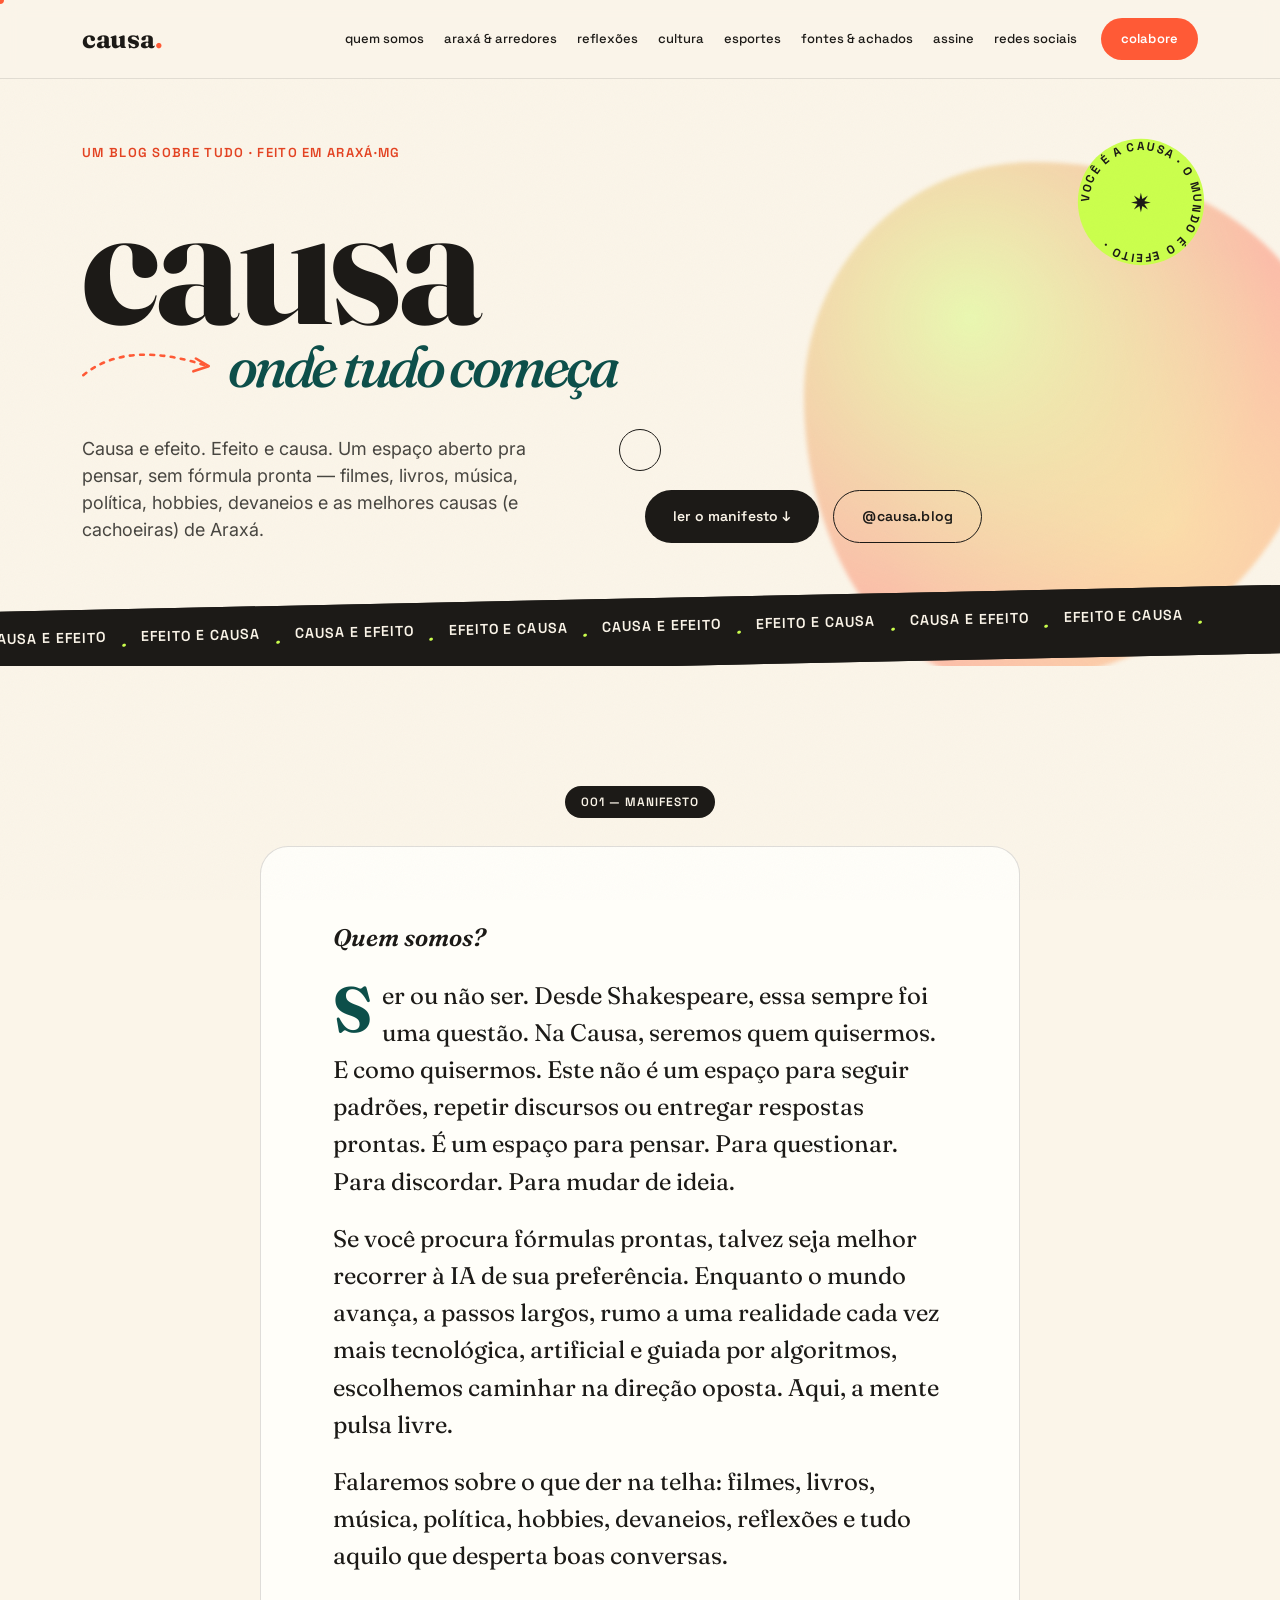
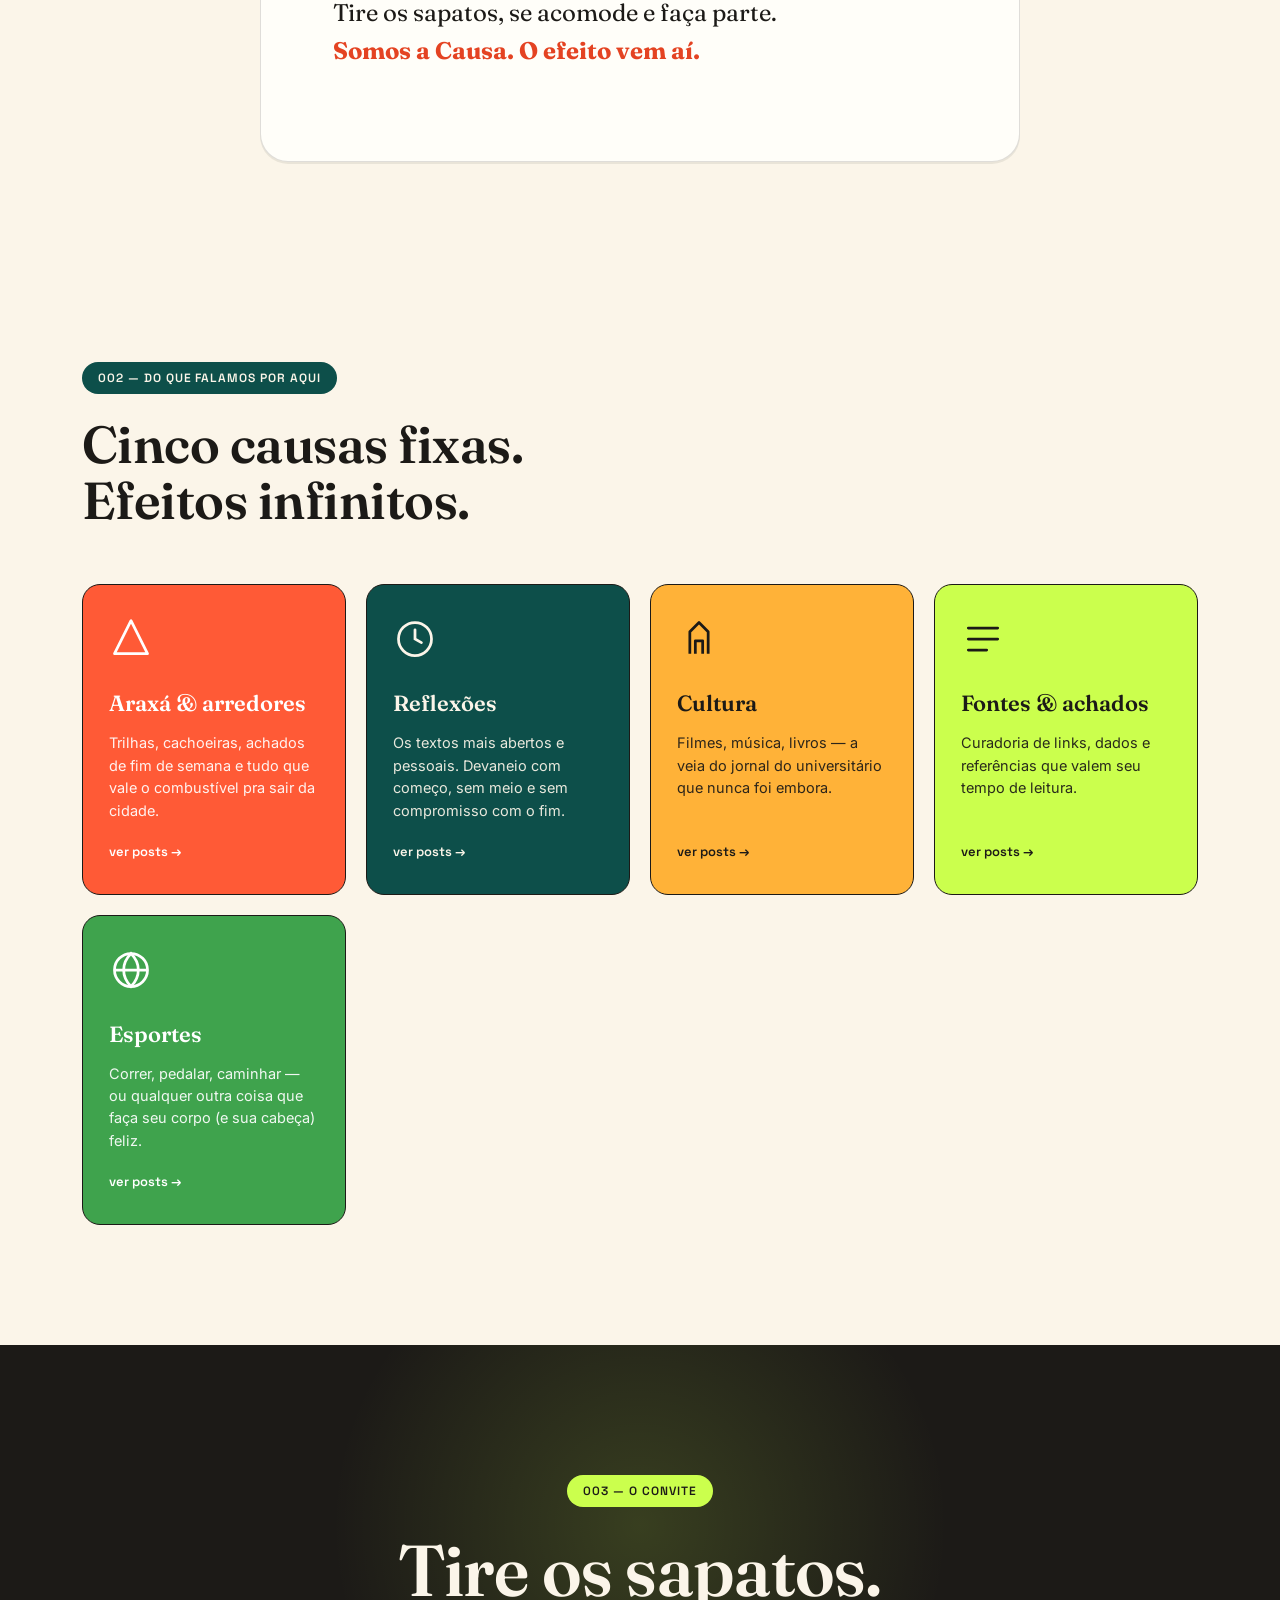
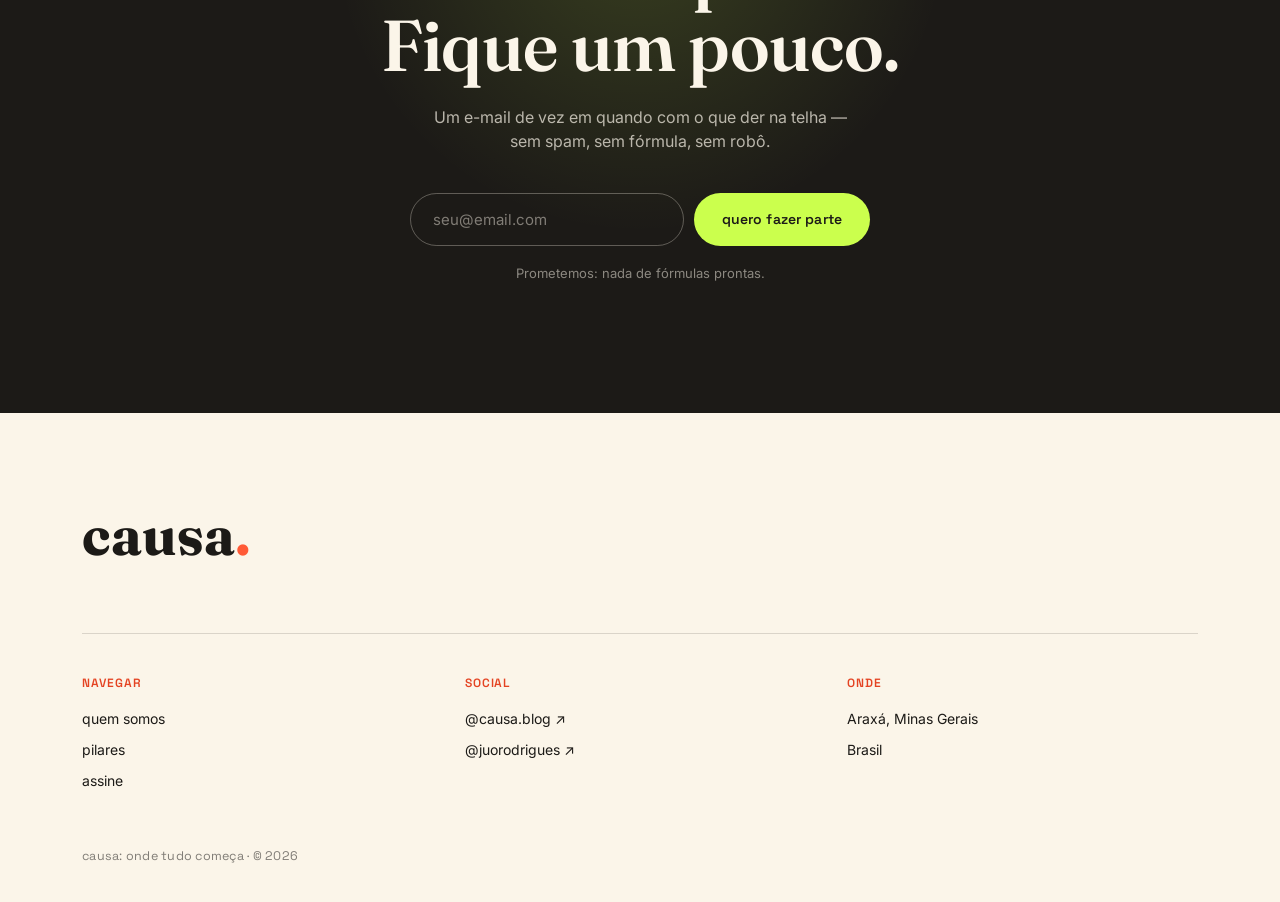
<file: index.html>
<!DOCTYPE html>
<html lang="pt-BR">
<head>
<meta charset="UTF-8">
<meta name="viewport" content="width=device-width, initial-scale=1.0">
<title>causa. — um blog sobre tudo, feito em Araxá</title>
<meta name="description" content="Causa: onde tudo começa. Um blog aberto e reflexivo sobre Araxá, cultura, aventuras e o que der na telha.">

<link rel="preconnect" href="https://fonts.googleapis.com">
<link rel="preconnect" href="https://fonts.gstatic.com" crossorigin>
<link href="https://fonts.googleapis.com/css2?family=Fraunces:ital,opsz,wght@0,9..144,300;0,9..144,500;0,9..144,600;0,9..144,700;0,9..144,900;1,9..144,500;1,9..144,600&family=Space+Grotesk:wght@400;500;600;700&family=Inter:wght@400;500;600&display=swap" rel="stylesheet">

<link rel="stylesheet" href="styles.css">
</head>
<body>

<!-- custom cursor -->
<div class="cursor-dot" id="cursorDot"></div>
<div class="cursor-ring" id="cursorRing"><span id="cursorLabel"></span></div>

<div class="grain"></div>

<!-- ===== NAV ===== -->
<header class="nav" id="nav">
  <div class="wrap nav__wrap">
    <a href="#topo" class="nav__logo" data-cursor="marca">causa<span class="dot">.</span></a>

    <nav class="nav__links" id="navLinks">
      <a href="#manifesto" data-cursor="ver">quem somos</a>
      <a href="pilar-araxa.html" data-cursor="ver">Araxá &amp; Arredores</a>
      <a href="pilar-reflexoes.html" data-cursor="ver">reflexões</a>
      <a href="pilar-cultura.html" data-cursor="ver">cultura</a>
      <a href="pilar-esportes.html" data-cursor="ver">esportes</a>
      <a href="pilar-fontes.html" data-cursor="ver">fontes &amp; achados</a>
      <a href="#convite" data-cursor="ver">assine</a>
      <a href="https://www.instagram.com/causa.blog" target="_blank" rel="noopener" data-cursor="abrir">redes sociais</a>
    </nav>

    <a href="colabore.html" class="btn btn--small btn--coral" data-cursor="colabore">colabore</a>

    <button class="nav__burger" id="burger" aria-label="Abrir menu" aria-expanded="false">
      <span></span><span></span><span></span>
    </button>
  </div>
</header>

<!-- mobile menu -->
<div class="mobile-menu" id="mobileMenu">
  <a href="#manifesto">quem somos</a>
  <a href="pilar-araxa.html">Araxá &amp; Arredores</a>
  <a href="pilar-reflexoes.html">reflexões</a>
  <a href="pilar-cultura.html">cultura</a>
  <a href="pilar-esportes.html">esportes</a>
  <a href="pilar-fontes.html">fontes &amp; achados</a>
  <a href="#convite">assine</a>
  <a href="https://www.instagram.com/causa.blog" target="_blank" rel="noopener">redes sociais ↗</a>
  <a href="colabore.html">colabore ↗</a>
</div>

<main id="topo">

  <!-- ===== HERO ===== -->
  <section class="hero">
    <div class="wrap hero__wrap">

      <p class="eyebrow reveal">um blog sobre tudo · feito em Araxá·MG</p>

      <h1 class="hero__title">
        <span class="reveal reveal--1">causa</span>
        <span class="hero__title-effect reveal reveal--2">
          <svg class="hero__arrow" viewBox="0 0 200 60" aria-hidden="true">
            <path d="M2 44C50 4 120 4 196 30" stroke="currentColor" stroke-width="4" fill="none" stroke-linecap="round" stroke-dasharray="6 10"/>
            <path d="M178 18l20 12-24 8" stroke="currentColor" stroke-width="4" fill="none" stroke-linecap="round" stroke-linejoin="round"/>
          </svg>
          <span class="hero__script">onde tudo começa</span>
        </span>
      </h1>

      <div class="hero__foot reveal reveal--3">
        <p class="hero__lede">
          Causa e efeito. Efeito e causa. Um espaço aberto pra pensar, sem fórmula
          pronta — filmes, livros, música, política, hobbies, devaneios e as
          melhores causas (e cachoeiras) de Araxá.
        </p>
        <div class="hero__ctas">
          <a href="#manifesto" class="btn btn--dark" data-cursor="ler">ler o manifesto ↓</a>
          <a href="https://www.instagram.com/causa.blog" target="_blank" rel="noopener" class="btn btn--ghost" data-cursor="abrir">@causa.blog</a>
        </div>
      </div>

      <div class="hero__badge" aria-hidden="true">
        <svg viewBox="0 0 140 140" class="hero__badge-spin">
          <defs>
            <path id="badgePath" d="M70,70 m-56,0 a56,56 0 1,1 112,0 a56,56 0 1,1 -112,0"/>
          </defs>
          <circle cx="70" cy="70" r="68" fill="var(--neon)"/>
          <text font-family="'Space Grotesk', sans-serif" font-size="12.6" font-weight="700" letter-spacing="2" fill="var(--ink)">
            <textPath href="#badgePath" startOffset="0">
              VOCÊ É A CAUSA · O MUNDO É O EFEITO ·&#160;
            </textPath>
          </text>
        </svg>
        <span class="hero__badge-center">✷</span>
      </div>

      <div class="hero__blob" aria-hidden="true"></div>
    </div>

    <div class="marquee" aria-hidden="true">
      <div class="marquee__track">
        <span>causa e efeito</span><span>·</span><span>efeito e causa</span><span>·</span>
        <span>causa e efeito</span><span>·</span><span>efeito e causa</span><span>·</span>
        <span>causa e efeito</span><span>·</span><span>efeito e causa</span><span>·</span>
        <span>causa e efeito</span><span>·</span><span>efeito e causa</span><span>·</span>
      </div>
    </div>
  </section>

  <!-- ===== MANIFESTO / QUEM SOMOS ===== -->
  <section class="manifesto" id="manifesto">
    <div class="wrap manifesto__wrap">
      <div class="manifesto__tag reveal">
        <span class="tag">001 — manifesto</span>
      </div>

      <div class="manifesto__card reveal">
        <p class="manifesto__q">Quem somos?</p>
        <p class="dropcap">
          Ser ou não ser. Desde Shakespeare, essa sempre foi uma questão. Na
          Causa, seremos quem quisermos. E como quisermos. Este não é um
          espaço para seguir padrões, repetir discursos ou entregar
          respostas prontas. É um espaço para pensar. Para questionar. Para
          discordar. Para mudar de ideia.
        </p>
        <p>
          Se você procura fórmulas prontas, talvez seja melhor recorrer à IA
          de sua preferência. Enquanto o mundo avança, a passos largos, rumo
          a uma realidade cada vez mais tecnológica, artificial e guiada por
          algoritmos, escolhemos caminhar na direção oposta. Aqui, a mente
          pulsa livre.
        </p>
        <p>
          Falaremos sobre o que der na telha: filmes, livros, música,
          política, hobbies, devaneios, reflexões e tudo aquilo que desperta
          boas conversas.
        </p>
        <p class="manifesto__final">
          Tire os sapatos, se acomode e faça parte.<br>
          <strong>Somos a Causa. O efeito vem aí.</strong>
        </p>
      </div>
    </div>
  </section>

  <!-- ===== PILARES ===== -->
  <section class="pilares" id="pilares">
    <div class="wrap">
      <div class="pilares__head reveal">
        <span class="tag tag--dark">002 — do que falamos por aqui</span>
        <h2>Cinco causas fixas.<br>Efeitos infinitos.</h2>
      </div>

      <div class="pilares__grid">

        <a href="pilar-araxa.html" class="pilar pilar--coral reveal" data-cursor="ver">
          <span class="pilar__icon" aria-hidden="true">
            <svg viewBox="0 0 48 48"><path d="M24 4 6 40h36L24 4Z" fill="none" stroke="currentColor" stroke-width="3" stroke-linejoin="round"/></svg>
          </span>
          <h3>Araxá &amp; arredores</h3>
          <p>Trilhas, cachoeiras, achados de fim de semana e tudo que vale o
          combustível pra sair da cidade.</p>
          <span class="pilar__link">ver posts →</span>
        </a>

        <a href="pilar-reflexoes.html" class="pilar pilar--teal reveal" data-cursor="ver">
          <span class="pilar__icon" aria-hidden="true">
            <svg viewBox="0 0 48 48"><circle cx="24" cy="24" r="18" fill="none" stroke="currentColor" stroke-width="3"/><path d="M24 14v10l7 4" stroke="currentColor" stroke-width="3" fill="none" stroke-linecap="round"/></svg>
          </span>
          <h3>Reflexões</h3>
          <p>Os textos mais abertos e pessoais. Devaneio com começo, sem meio
          e sem compromisso com o fim.</p>
          <span class="pilar__link">ver posts →</span>
        </a>

        <a href="pilar-cultura.html" class="pilar pilar--amber reveal" data-cursor="ver">
          <span class="pilar__icon" aria-hidden="true">
            <svg viewBox="0 0 48 48"><path d="M14 40V16l10-10 10 10v24" fill="none" stroke="currentColor" stroke-width="3" stroke-linejoin="round"/><path d="M20 40V26h8v14" fill="none" stroke="currentColor" stroke-width="3" stroke-linejoin="round"/></svg>
          </span>
          <h3>Cultura</h3>
          <p>Filmes, música, livros — a veia do jornal do universitário que
          nunca foi embora.</p>
          <span class="pilar__link">ver posts →</span>
        </a>

        <a href="pilar-fontes.html" class="pilar pilar--neon reveal" data-cursor="ver">
          <span class="pilar__icon" aria-hidden="true">
            <svg viewBox="0 0 48 48"><path d="M8 12h32M8 24h32M8 36h20" stroke="currentColor" stroke-width="3" stroke-linecap="round"/></svg>
          </span>
          <h3>Fontes &amp; achados</h3>
          <p>Curadoria de links, dados e referências que valem seu tempo de
          leitura.</p>
          <span class="pilar__link">ver posts →</span>
        </a>

        <a href="pilar-esportes.html" class="pilar pilar--verde reveal" data-cursor="ver">
          <span class="pilar__icon" aria-hidden="true">
            <svg viewBox="0 0 48 48"><circle cx="24" cy="24" r="18" fill="none" stroke="currentColor" stroke-width="3"/><path d="M6 24h36M24 6c5 5 8 11 8 18s-3 13-8 18c-5-5-8-11-8-18s3-13 8-18Z" fill="none" stroke="currentColor" stroke-width="3"/></svg>
          </span>
          <h3>Esportes</h3>
          <p>Correr, pedalar, caminhar — ou qualquer outra coisa que faça
          seu corpo (e sua cabeça) feliz.</p>
          <span class="pilar__link">ver posts →</span>
        </a>

      </div>
    </div>
  </section>

  <!-- ===== CONVITE / NEWSLETTER ===== -->
  <section class="convite" id="convite">
    <div class="wrap convite__wrap">
      <span class="tag">003 — o convite</span>
      <h2 class="convite__title">Tire os sapatos.<br>Fique um pouco.</h2>
      <p class="convite__lede">Um e-mail de vez em quando com o que der na telha —
      sem spam, sem fórmula, sem robô.</p>

      <form class="convite__form" id="joinForm" novalidate>
        <input type="email" name="email" placeholder="seu@email.com" required aria-label="Seu e-mail">
        <button type="submit" class="btn btn--dark" data-cursor="enviar">quero fazer parte</button>
      </form>
      <p class="convite__note" id="formNote">Prometemos: nada de fórmulas prontas.</p>
    </div>
  </section>

</main>

<!-- ===== FOOTER ===== -->
<footer class="footer">
  <div class="wrap footer__wrap">
    <a href="#topo" class="footer__logo" data-cursor="topo">causa<span class="dot">.</span></a>

    <div class="footer__cols">
      <div class="footer__col">
        <span class="footer__label">navegar</span>
        <a href="#manifesto">quem somos</a>
        <a href="#pilares">pilares</a>
        <a href="#convite">assine</a>
      </div>
      <div class="footer__col">
        <span class="footer__label">social</span>
        <a href="https://www.instagram.com/causa.blog" target="_blank" rel="noopener">@causa.blog ↗</a>
        <a href="https://www.instagram.com/juorodrigues" target="_blank" rel="noopener">@juorodrigues ↗</a>
      </div>
      <div class="footer__col">
        <span class="footer__label">onde</span>
        <span>Araxá, Minas Gerais</span>
        <span>Brasil</span>
      </div>
    </div>

    <p class="footer__bottom">causa: onde tudo começa · © <span id="year"></span></p>
  </div>
</footer>

<script src="script.js"></script>
</body>
</html>
</file>
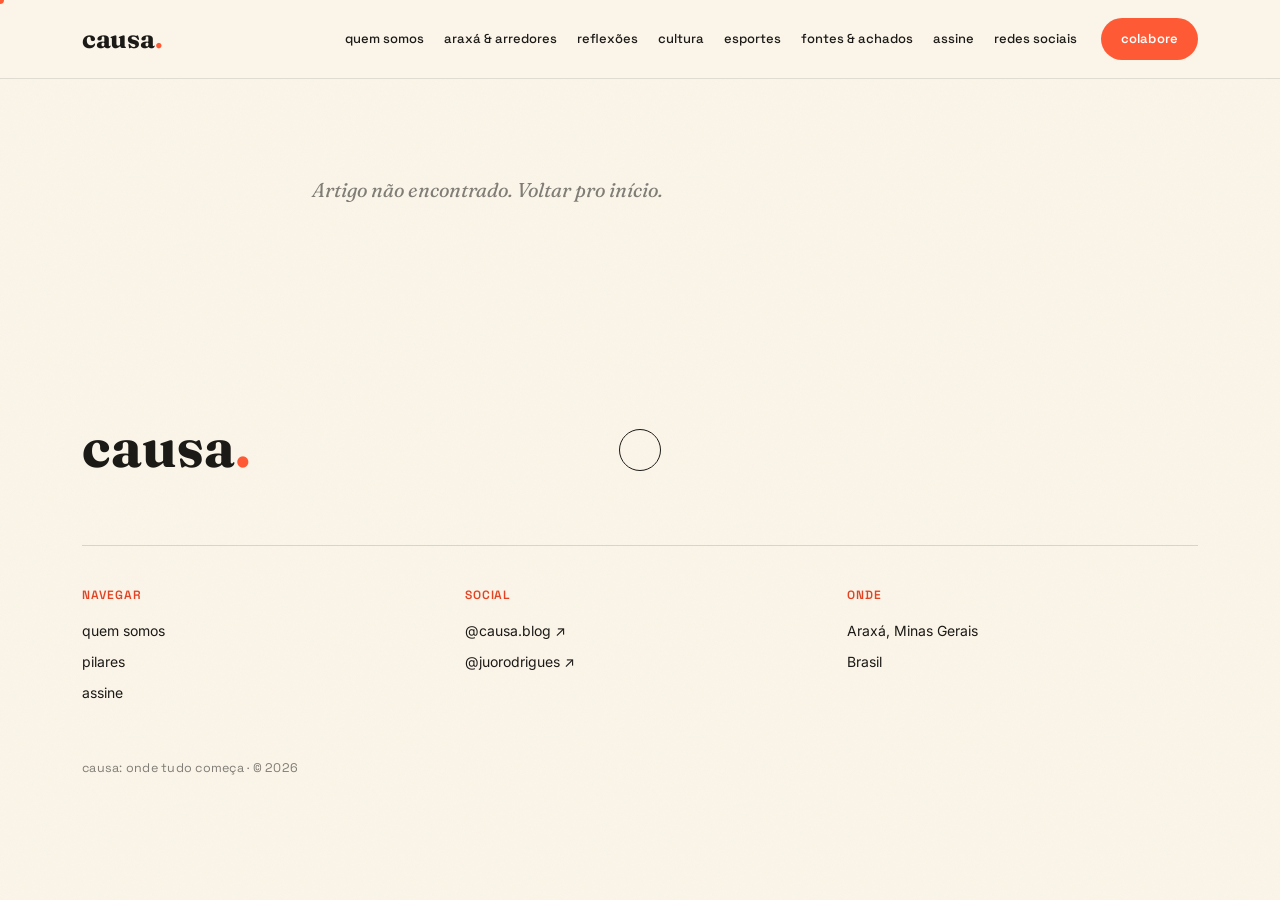
<file: artigo.html>
<!DOCTYPE html>
<html lang="pt-BR">
<head>
<meta charset="UTF-8">
<meta name="viewport" content="width=device-width, initial-scale=1.0">
<title>artigo — causa.</title>
<meta name="description" content="Causa: onde tudo começa. Um blog aberto e reflexivo sobre Araxá, cultura, aventuras e o que der na telha.">

<link rel="preconnect" href="https://fonts.googleapis.com">
<link rel="preconnect" href="https://fonts.gstatic.com" crossorigin>
<link href="https://fonts.googleapis.com/css2?family=Fraunces:ital,opsz,wght@0,9..144,300;0,9..144,500;0,9..144,600;0,9..144,700;0,9..144,900;1,9..144,500;1,9..144,600&family=Space+Grotesk:wght@400;500;600;700&family=Inter:wght@400;500;600&display=swap" rel="stylesheet">

<link rel="stylesheet" href="styles.css">
</head>
<body>

<div class="cursor-dot" id="cursorDot"></div>
<div class="cursor-ring" id="cursorRing"><span id="cursorLabel"></span></div>

<div class="grain"></div>

<header class="nav" id="nav">
  <div class="wrap nav__wrap">
    <a href="index.html" class="nav__logo" data-cursor="início">causa<span class="dot">.</span></a>

    <nav class="nav__links" id="navLinks">
      <a href="index.html#manifesto" data-cursor="ver">quem somos</a>
      <a href="pilar-araxa.html" data-cursor="ver">Araxá &amp; Arredores</a>
      <a href="pilar-reflexoes.html" data-cursor="ver">reflexões</a>
      <a href="pilar-cultura.html" data-cursor="ver">cultura</a>
      <a href="pilar-esportes.html" data-cursor="ver">esportes</a>
      <a href="pilar-fontes.html" data-cursor="ver">fontes &amp; achados</a>
      <a href="index.html#convite" data-cursor="ver">assine</a>
      <a href="https://www.instagram.com/causa.blog" target="_blank" rel="noopener" data-cursor="abrir">redes sociais</a>
    </nav>

    <a href="colabore.html" class="btn btn--small btn--coral" data-cursor="colabore">colabore</a>

    <button class="nav__burger" id="burger" aria-label="Abrir menu" aria-expanded="false">
      <span></span><span></span><span></span>
    </button>
  </div>
</header>

<div class="mobile-menu" id="mobileMenu">
  <a href="index.html#manifesto">quem somos</a>
  <a href="pilar-araxa.html">Araxá &amp; Arredores</a>
  <a href="pilar-reflexoes.html">reflexões</a>
  <a href="pilar-cultura.html">cultura</a>
  <a href="pilar-esportes.html">esportes</a>
  <a href="pilar-fontes.html">fontes &amp; achados</a>
  <a href="index.html#convite">assine</a>
  <a href="https://www.instagram.com/causa.blog" target="_blank" rel="noopener">redes sociais ↗</a>
  <a href="colabore.html">colabore ↗</a>
</div>

<main>
  <section class="artigo">
    <div class="wrap artigo__wrap" id="artigoConteudo">
      <p class="posts__vazio">Carregando…</p>
    </div>
  </section>
</main>

<footer class="footer">
  <div class="wrap footer__wrap">
    <a href="index.html" class="footer__logo" data-cursor="topo">causa<span class="dot">.</span></a>

    <div class="footer__cols">
      <div class="footer__col">
        <span class="footer__label">navegar</span>
        <a href="index.html#manifesto">quem somos</a>
        <a href="index.html#pilares">pilares</a>
        <a href="index.html#convite">assine</a>
      </div>
      <div class="footer__col">
        <span class="footer__label">social</span>
        <a href="https://www.instagram.com/causa.blog" target="_blank" rel="noopener">@causa.blog ↗</a>
        <a href="https://www.instagram.com/juorodrigues" target="_blank" rel="noopener">@juorodrigues ↗</a>
      </div>
      <div class="footer__col">
        <span class="footer__label">onde</span>
        <span>Araxá, Minas Gerais</span>
        <span>Brasil</span>
      </div>
    </div>

    <p class="footer__bottom">causa: onde tudo começa · © <span id="year"></span></p>
  </div>
</footer>

<script src="script.js"></script>
<script src="posts.js"></script>
<script>renderizarArtigo();</script>
</body>
</html>
</file>
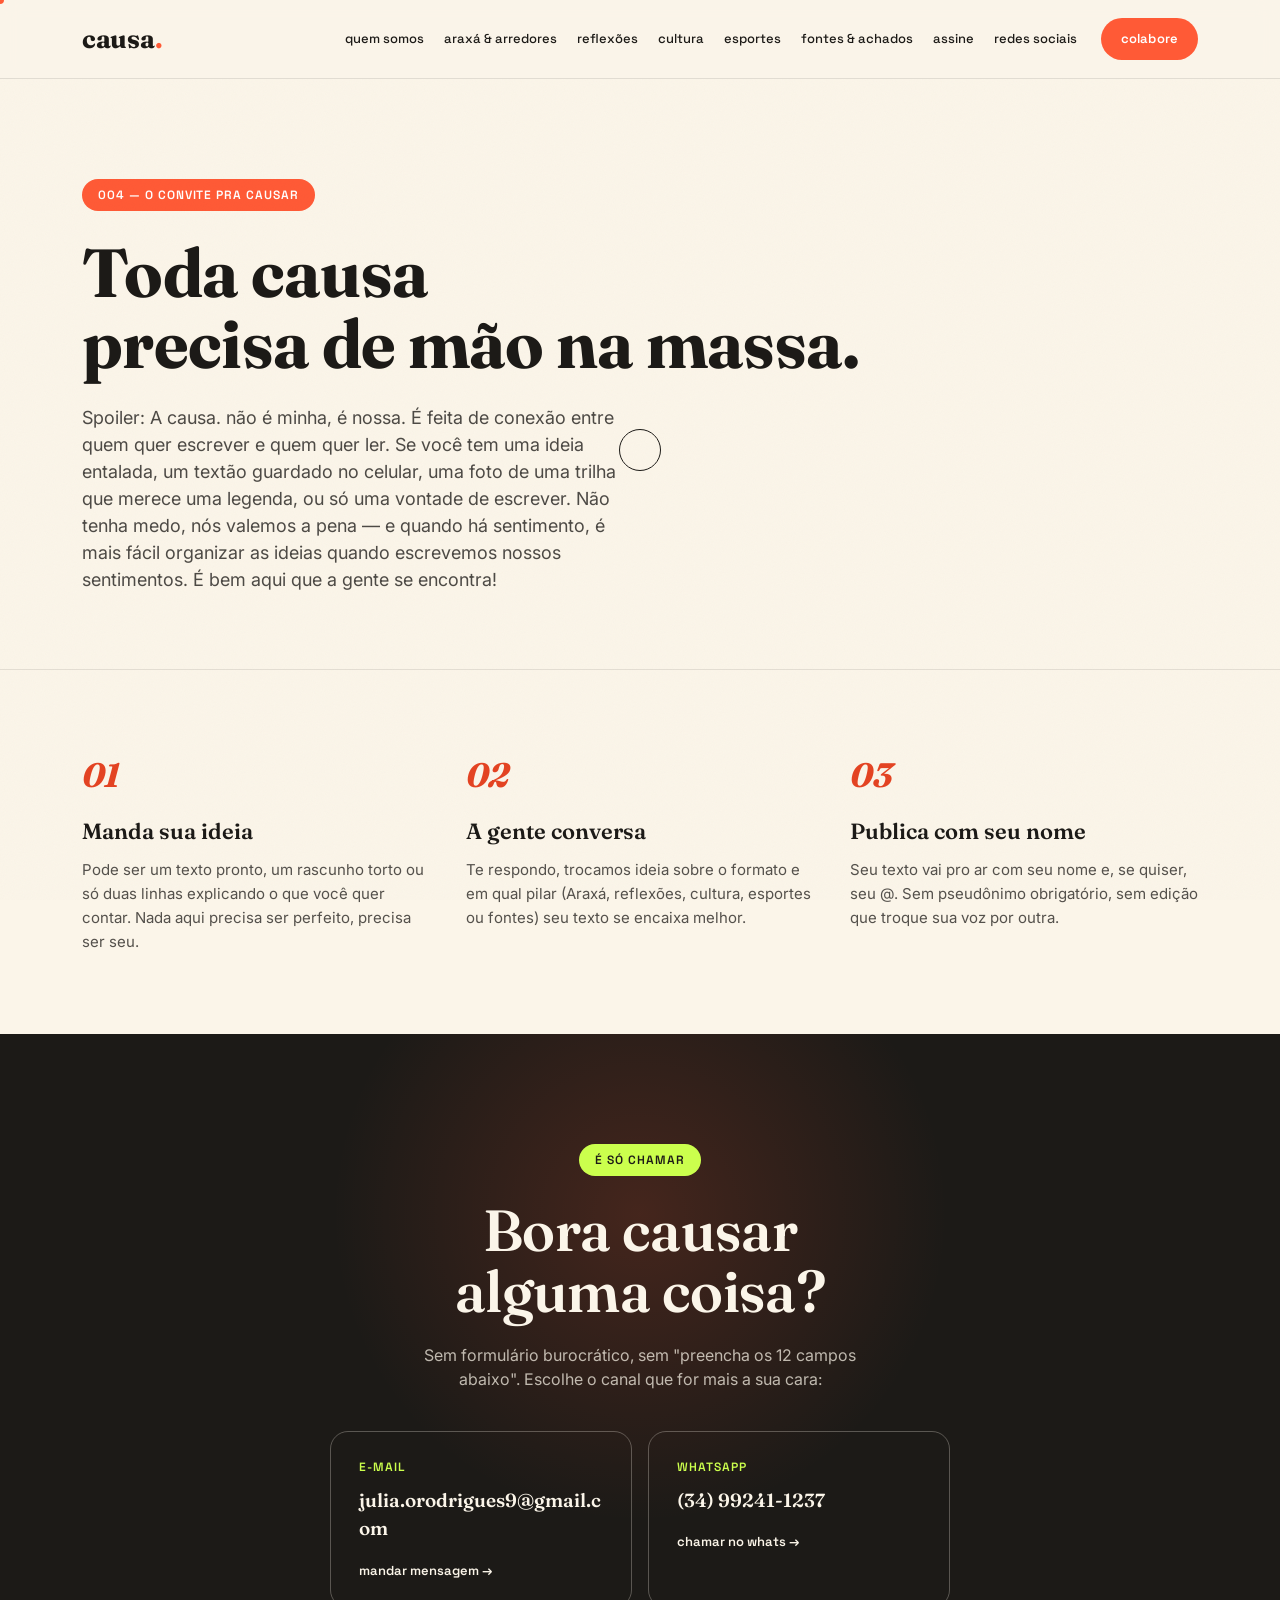
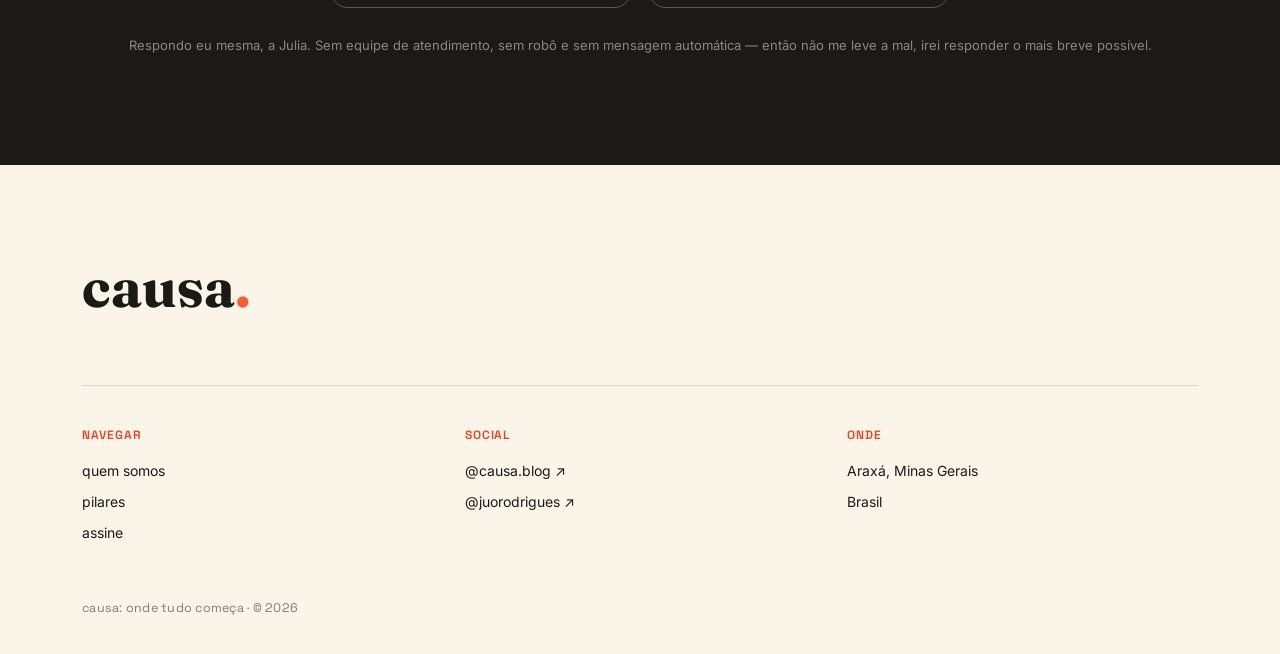
<file: colabore.html>
<!DOCTYPE html>
<html lang="pt-BR">
<head>
<meta charset="UTF-8">
<meta name="viewport" content="width=device-width, initial-scale=1.0">
<title>colabore — causa.</title>
<meta name="description" content="Tem uma causa pra contar? O causa. é feito de gente de Araxá contando o que interessa. Manda sua ideia.">

<link rel="preconnect" href="https://fonts.googleapis.com">
<link rel="preconnect" href="https://fonts.gstatic.com" crossorigin>
<link href="https://fonts.googleapis.com/css2?family=Fraunces:ital,opsz,wght@0,9..144,300;0,9..144,500;0,9..144,600;0,9..144,700;0,9..144,900;1,9..144,500;1,9..144,600&family=Space+Grotesk:wght@400;500;600;700&family=Inter:wght@400;500;600&display=swap" rel="stylesheet">

<link rel="stylesheet" href="styles.css">
</head>
<body>

<div class="cursor-dot" id="cursorDot"></div>
<div class="cursor-ring" id="cursorRing"><span id="cursorLabel"></span></div>

<div class="grain"></div>

<header class="nav" id="nav">
  <div class="wrap nav__wrap">
    <a href="index.html" class="nav__logo" data-cursor="início">causa<span class="dot">.</span></a>

    <nav class="nav__links" id="navLinks">
      <a href="index.html#manifesto" data-cursor="ver">quem somos</a>
      <a href="pilar-araxa.html" data-cursor="ver">Araxá &amp; Arredores</a>
      <a href="pilar-reflexoes.html" data-cursor="ver">reflexões</a>
      <a href="pilar-cultura.html" data-cursor="ver">cultura</a>
      <a href="pilar-esportes.html" data-cursor="ver">esportes</a>
      <a href="pilar-fontes.html" data-cursor="ver">fontes &amp; achados</a>
      <a href="index.html#convite" data-cursor="ver">assine</a>
      <a href="https://www.instagram.com/causa.blog" target="_blank" rel="noopener" data-cursor="abrir">redes sociais</a>
    </nav>

    <a href="colabore.html" class="btn btn--small btn--coral" data-cursor="colabore">colabore</a>

    <button class="nav__burger" id="burger" aria-label="Abrir menu" aria-expanded="false">
      <span></span><span></span><span></span>
    </button>
  </div>
</header>

<div class="mobile-menu" id="mobileMenu">
  <a href="index.html#manifesto">quem somos</a>
  <a href="pilar-araxa.html">Araxá &amp; Arredores</a>
  <a href="pilar-reflexoes.html">reflexões</a>
  <a href="pilar-cultura.html">cultura</a>
  <a href="pilar-esportes.html">esportes</a>
  <a href="pilar-fontes.html">fontes &amp; achados</a>
  <a href="index.html#convite">assine</a>
  <a href="https://www.instagram.com/causa.blog" target="_blank" rel="noopener">redes sociais ↗</a>
  <a href="colabore.html">colabore ↗</a>
</div>

<main>

  <section class="colabora-hero">
    <div class="wrap">
      <span class="tag tag--coral">004 — o convite pra causar</span>
      <h1 class="colabora-hero__title">Toda causa<br>precisa de mão na massa.</h1>
      <p class="colabora-hero__lede">
        Spoiler: A causa. não é minha, é nossa. É feita de conexão entre
        quem quer escrever e quem quer ler. Se você tem uma ideia entalada,
        um textão guardado no celular, uma foto de uma trilha que merece
        uma legenda, ou só uma vontade de escrever. Não tenha medo, nós
        valemos a pena — e quando há sentimento, é mais fácil organizar as
        ideias quando escrevemos nossos sentimentos. É bem aqui que a gente
        se encontra!
      </p>
    </div>
  </section>

  <section class="colabora-como">
    <div class="wrap">
      <div class="colabora-como__grid">

        <div class="colabora-passo">
          <span class="colabora-passo__n">01</span>
          <h3>Manda sua ideia</h3>
          <p>Pode ser um texto pronto, um rascunho torto ou só duas
          linhas explicando o que você quer contar. Nada aqui
          precisa ser perfeito, precisa ser seu.</p>
        </div>

        <div class="colabora-passo">
          <span class="colabora-passo__n">02</span>
          <h3>A gente conversa</h3>
          <p>Te respondo, trocamos ideia sobre o formato e em qual
          pilar (Araxá, reflexões, cultura, esportes ou fontes)
          seu texto se encaixa melhor.</p>
        </div>

        <div class="colabora-passo">
          <span class="colabora-passo__n">03</span>
          <h3>Publica com seu nome</h3>
          <p>Seu texto vai pro ar com seu nome e, se quiser, seu
          @. Sem pseudônimo obrigatório, sem edição que troque
          sua voz por outra.</p>
        </div>

      </div>
    </div>
  </section>

  <section class="colabora-contato">
    <div class="wrap colabora-contato__wrap">
      <span class="tag">é só chamar</span>
      <h2>Bora causar<br>alguma coisa?</h2>
      <p class="colabora-contato__lede">
        Sem formulário burocrático, sem "preencha os 12 campos abaixo".
        Escolhe o canal que for mais a sua cara:
      </p>

      <div class="colabora-contato__cards">
        <a href="mailto:julia.orodrigues9@gmail.com?subject=Quero%20causar%20com%20voc%C3%AAs" class="colabora-card" data-cursor="mandar e-mail">
          <span class="colabora-card__label">e-mail</span>
          <span class="colabora-card__valor">julia.orodrigues9@gmail.com</span>
          <span class="colabora-card__cta">mandar mensagem →</span>
        </a>
        <a href="https://wa.me/5534992411237" target="_blank" rel="noopener" class="colabora-card" data-cursor="chamar no whats">
          <span class="colabora-card__label">whatsapp</span>
          <span class="colabora-card__valor">(34) 99241-1237</span>
          <span class="colabora-card__cta">chamar no whats →</span>
        </a>
      </div>

      <p class="colabora-contato__nota">Respondo eu mesma, a Julia. Sem equipe de atendimento, sem robô e
      sem mensagem automática — então não me leve a mal, irei responder o
      mais breve possível.</p>
    </div>
  </section>

</main>

<footer class="footer">
  <div class="wrap footer__wrap">
    <a href="index.html" class="footer__logo" data-cursor="topo">causa<span class="dot">.</span></a>

    <div class="footer__cols">
      <div class="footer__col">
        <span class="footer__label">navegar</span>
        <a href="index.html#manifesto">quem somos</a>
        <a href="index.html#pilares">pilares</a>
        <a href="index.html#convite">assine</a>
      </div>
      <div class="footer__col">
        <span class="footer__label">social</span>
        <a href="https://www.instagram.com/causa.blog" target="_blank" rel="noopener">@causa.blog ↗</a>
        <a href="https://www.instagram.com/juorodrigues" target="_blank" rel="noopener">@juorodrigues ↗</a>
      </div>
      <div class="footer__col">
        <span class="footer__label">onde</span>
        <span>Araxá, Minas Gerais</span>
        <span>Brasil</span>
      </div>
    </div>

    <p class="footer__bottom">causa: onde tudo começa · © <span id="year"></span></p>
  </div>
</footer>

<script src="script.js"></script>
</body>
</html>
</file>
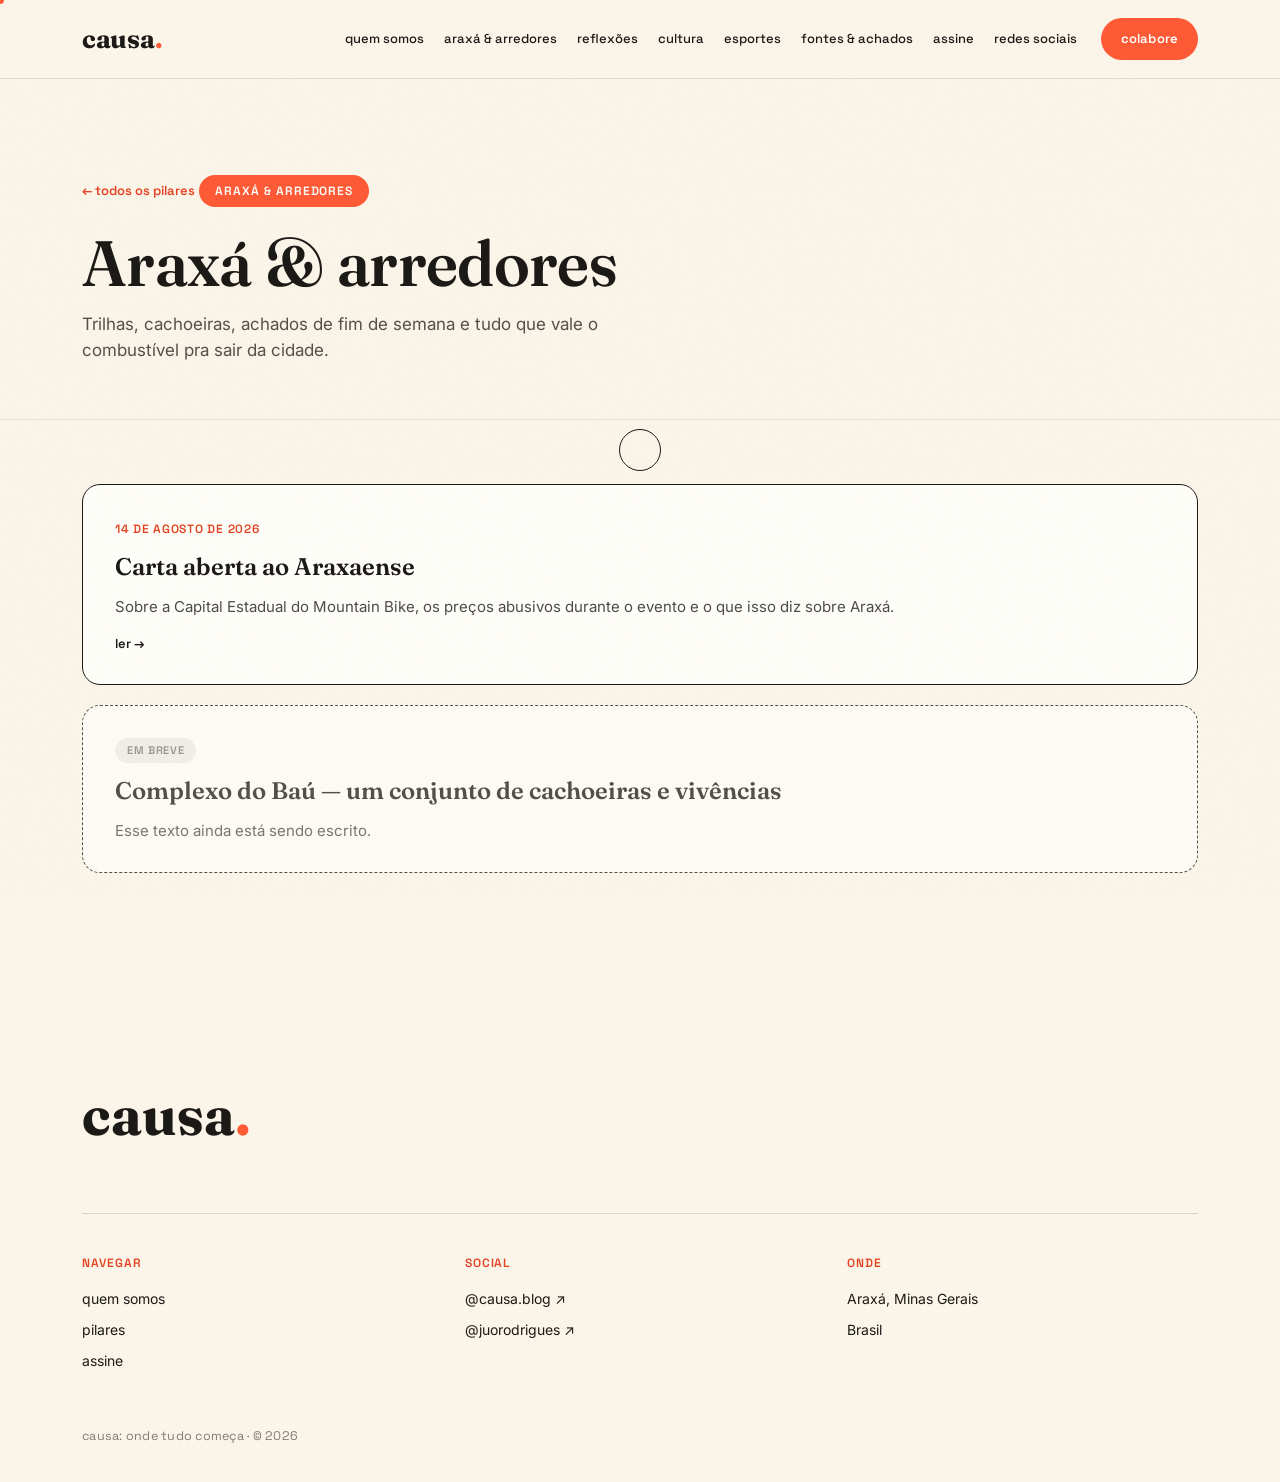
<file: pilar-araxa.html>
<!DOCTYPE html>
<html lang="pt-BR">
<head>
<meta charset="UTF-8">
<meta name="viewport" content="width=device-width, initial-scale=1.0">
<title>Araxá & arredores — causa.</title>
<meta name="description" content="Trilhas, cachoeiras, achados de fim de semana e tudo que vale o combustível pra sair da cidade.">

<link rel="preconnect" href="https://fonts.googleapis.com">
<link rel="preconnect" href="https://fonts.gstatic.com" crossorigin>
<link href="https://fonts.googleapis.com/css2?family=Fraunces:ital,opsz,wght@0,9..144,300;0,9..144,500;0,9..144,600;0,9..144,700;0,9..144,900;1,9..144,500;1,9..144,600&family=Space+Grotesk:wght@400;500;600;700&family=Inter:wght@400;500;600&display=swap" rel="stylesheet">

<link rel="stylesheet" href="styles.css">
</head>
<body>

<div class="cursor-dot" id="cursorDot"></div>
<div class="cursor-ring" id="cursorRing"><span id="cursorLabel"></span></div>

<div class="grain"></div>

<header class="nav" id="nav">
  <div class="wrap nav__wrap">
    <a href="index.html" class="nav__logo" data-cursor="início">causa<span class="dot">.</span></a>

    <nav class="nav__links" id="navLinks">
      <a href="index.html#manifesto" data-cursor="ver">quem somos</a>
      <a href="pilar-araxa.html" data-cursor="ver">Araxá &amp; Arredores</a>
      <a href="pilar-reflexoes.html" data-cursor="ver">reflexões</a>
      <a href="pilar-cultura.html" data-cursor="ver">cultura</a>
      <a href="pilar-esportes.html" data-cursor="ver">esportes</a>
      <a href="pilar-fontes.html" data-cursor="ver">fontes &amp; achados</a>
      <a href="index.html#convite" data-cursor="ver">assine</a>
      <a href="https://www.instagram.com/causa.blog" target="_blank" rel="noopener" data-cursor="abrir">redes sociais</a>
    </nav>

    <a href="colabore.html" class="btn btn--small btn--coral" data-cursor="colabore">colabore</a>

    <button class="nav__burger" id="burger" aria-label="Abrir menu" aria-expanded="false">
      <span></span><span></span><span></span>
    </button>
  </div>
</header>

<div class="mobile-menu" id="mobileMenu">
  <a href="index.html#manifesto">quem somos</a>
  <a href="pilar-araxa.html">Araxá &amp; Arredores</a>
  <a href="pilar-reflexoes.html">reflexões</a>
  <a href="pilar-cultura.html">cultura</a>
  <a href="pilar-esportes.html">esportes</a>
  <a href="pilar-fontes.html">fontes &amp; achados</a>
  <a href="index.html#convite">assine</a>
  <a href="https://www.instagram.com/causa.blog" target="_blank" rel="noopener">redes sociais ↗</a>
  <a href="colabore.html">colabore ↗</a>
</div>

<main>

  <section class="categoria-hero categoria-hero--coral">
    <div class="wrap">
      <a href="index.html#pilares" class="categoria-hero__back" data-cursor="voltar">← todos os pilares</a>
      <span class="tag tag--coral">ARAXÁ & ARREDORES</span>
      <h1>Araxá & arredores</h1>
      <p>Trilhas, cachoeiras, achados de fim de semana e tudo que vale o combustível pra sair da cidade.</p>
    </div>
  </section>

  <section class="posts">
    <div class="wrap">
      <div class="posts__grid" id="listaPosts">
        <p class="posts__vazio">Carregando…</p>
      </div>
    </div>
  </section>

</main>

<footer class="footer">
  <div class="wrap footer__wrap">
    <a href="index.html" class="footer__logo" data-cursor="topo">causa<span class="dot">.</span></a>

    <div class="footer__cols">
      <div class="footer__col">
        <span class="footer__label">navegar</span>
        <a href="index.html#manifesto">quem somos</a>
        <a href="index.html#pilares">pilares</a>
        <a href="index.html#convite">assine</a>
      </div>
      <div class="footer__col">
        <span class="footer__label">social</span>
        <a href="https://www.instagram.com/causa.blog" target="_blank" rel="noopener">@causa.blog ↗</a>
        <a href="https://www.instagram.com/juorodrigues" target="_blank" rel="noopener">@juorodrigues ↗</a>
      </div>
      <div class="footer__col">
        <span class="footer__label">onde</span>
        <span>Araxá, Minas Gerais</span>
        <span>Brasil</span>
      </div>
    </div>

    <p class="footer__bottom">causa: onde tudo começa · © <span id="year"></span></p>
  </div>
</footer>

<script src="script.js"></script>
<script src="posts.js"></script>
<script>renderizarListaCategoria('araxa');</script>
</body>
</html>
</file>
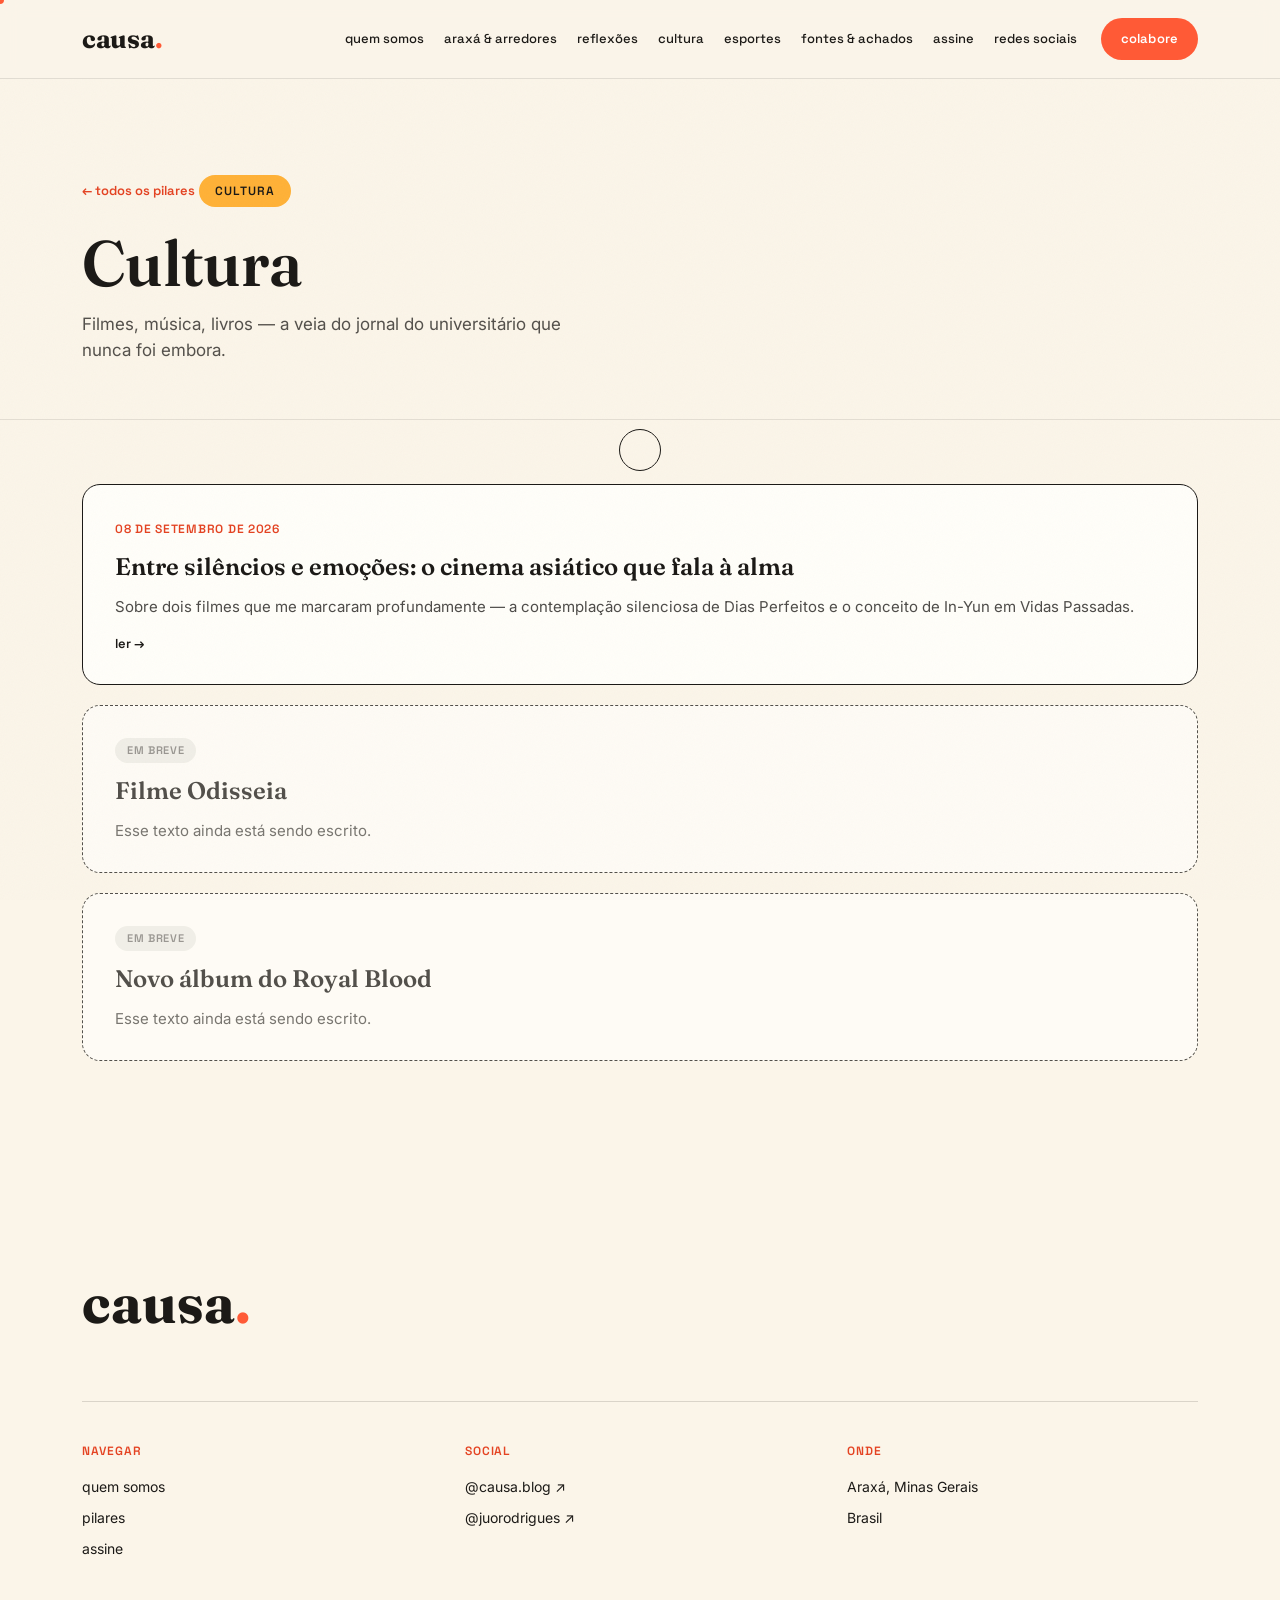
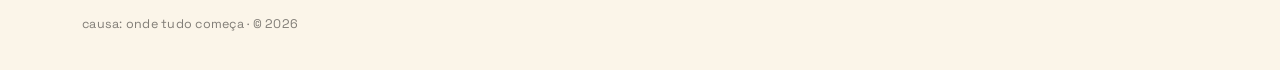
<file: pilar-cultura.html>
<!DOCTYPE html>
<html lang="pt-BR">
<head>
<meta charset="UTF-8">
<meta name="viewport" content="width=device-width, initial-scale=1.0">
<title>Cultura — causa.</title>
<meta name="description" content="Filmes, música, livros — a veia do jornal do universitário que nunca foi embora.">

<link rel="preconnect" href="https://fonts.googleapis.com">
<link rel="preconnect" href="https://fonts.gstatic.com" crossorigin>
<link href="https://fonts.googleapis.com/css2?family=Fraunces:ital,opsz,wght@0,9..144,300;0,9..144,500;0,9..144,600;0,9..144,700;0,9..144,900;1,9..144,500;1,9..144,600&family=Space+Grotesk:wght@400;500;600;700&family=Inter:wght@400;500;600&display=swap" rel="stylesheet">

<link rel="stylesheet" href="styles.css">
</head>
<body>

<div class="cursor-dot" id="cursorDot"></div>
<div class="cursor-ring" id="cursorRing"><span id="cursorLabel"></span></div>

<div class="grain"></div>

<header class="nav" id="nav">
  <div class="wrap nav__wrap">
    <a href="index.html" class="nav__logo" data-cursor="início">causa<span class="dot">.</span></a>

    <nav class="nav__links" id="navLinks">
      <a href="index.html#manifesto" data-cursor="ver">quem somos</a>
      <a href="pilar-araxa.html" data-cursor="ver">Araxá &amp; Arredores</a>
      <a href="pilar-reflexoes.html" data-cursor="ver">reflexões</a>
      <a href="pilar-cultura.html" data-cursor="ver">cultura</a>
      <a href="pilar-esportes.html" data-cursor="ver">esportes</a>
      <a href="pilar-fontes.html" data-cursor="ver">fontes &amp; achados</a>
      <a href="index.html#convite" data-cursor="ver">assine</a>
      <a href="https://www.instagram.com/causa.blog" target="_blank" rel="noopener" data-cursor="abrir">redes sociais</a>
    </nav>

    <a href="colabore.html" class="btn btn--small btn--coral" data-cursor="colabore">colabore</a>

    <button class="nav__burger" id="burger" aria-label="Abrir menu" aria-expanded="false">
      <span></span><span></span><span></span>
    </button>
  </div>
</header>

<div class="mobile-menu" id="mobileMenu">
  <a href="index.html#manifesto">quem somos</a>
  <a href="pilar-araxa.html">Araxá &amp; Arredores</a>
  <a href="pilar-reflexoes.html">reflexões</a>
  <a href="pilar-cultura.html">cultura</a>
  <a href="pilar-esportes.html">esportes</a>
  <a href="pilar-fontes.html">fontes &amp; achados</a>
  <a href="index.html#convite">assine</a>
  <a href="https://www.instagram.com/causa.blog" target="_blank" rel="noopener">redes sociais ↗</a>
  <a href="colabore.html">colabore ↗</a>
</div>

<main>

  <section class="categoria-hero categoria-hero--amber">
    <div class="wrap">
      <a href="index.html#pilares" class="categoria-hero__back" data-cursor="voltar">← todos os pilares</a>
      <span class="tag tag--amber">CULTURA</span>
      <h1>Cultura</h1>
      <p>Filmes, música, livros — a veia do jornal do universitário que nunca foi embora.</p>
    </div>
  </section>

  <section class="posts">
    <div class="wrap">
      <div class="posts__grid" id="listaPosts">
        <p class="posts__vazio">Carregando…</p>
      </div>
    </div>
  </section>

</main>

<footer class="footer">
  <div class="wrap footer__wrap">
    <a href="index.html" class="footer__logo" data-cursor="topo">causa<span class="dot">.</span></a>

    <div class="footer__cols">
      <div class="footer__col">
        <span class="footer__label">navegar</span>
        <a href="index.html#manifesto">quem somos</a>
        <a href="index.html#pilares">pilares</a>
        <a href="index.html#convite">assine</a>
      </div>
      <div class="footer__col">
        <span class="footer__label">social</span>
        <a href="https://www.instagram.com/causa.blog" target="_blank" rel="noopener">@causa.blog ↗</a>
        <a href="https://www.instagram.com/juorodrigues" target="_blank" rel="noopener">@juorodrigues ↗</a>
      </div>
      <div class="footer__col">
        <span class="footer__label">onde</span>
        <span>Araxá, Minas Gerais</span>
        <span>Brasil</span>
      </div>
    </div>

    <p class="footer__bottom">causa: onde tudo começa · © <span id="year"></span></p>
  </div>
</footer>

<script src="script.js"></script>
<script src="posts.js"></script>
<script>renderizarListaCategoria('cultura');</script>
</body>
</html>
</file>
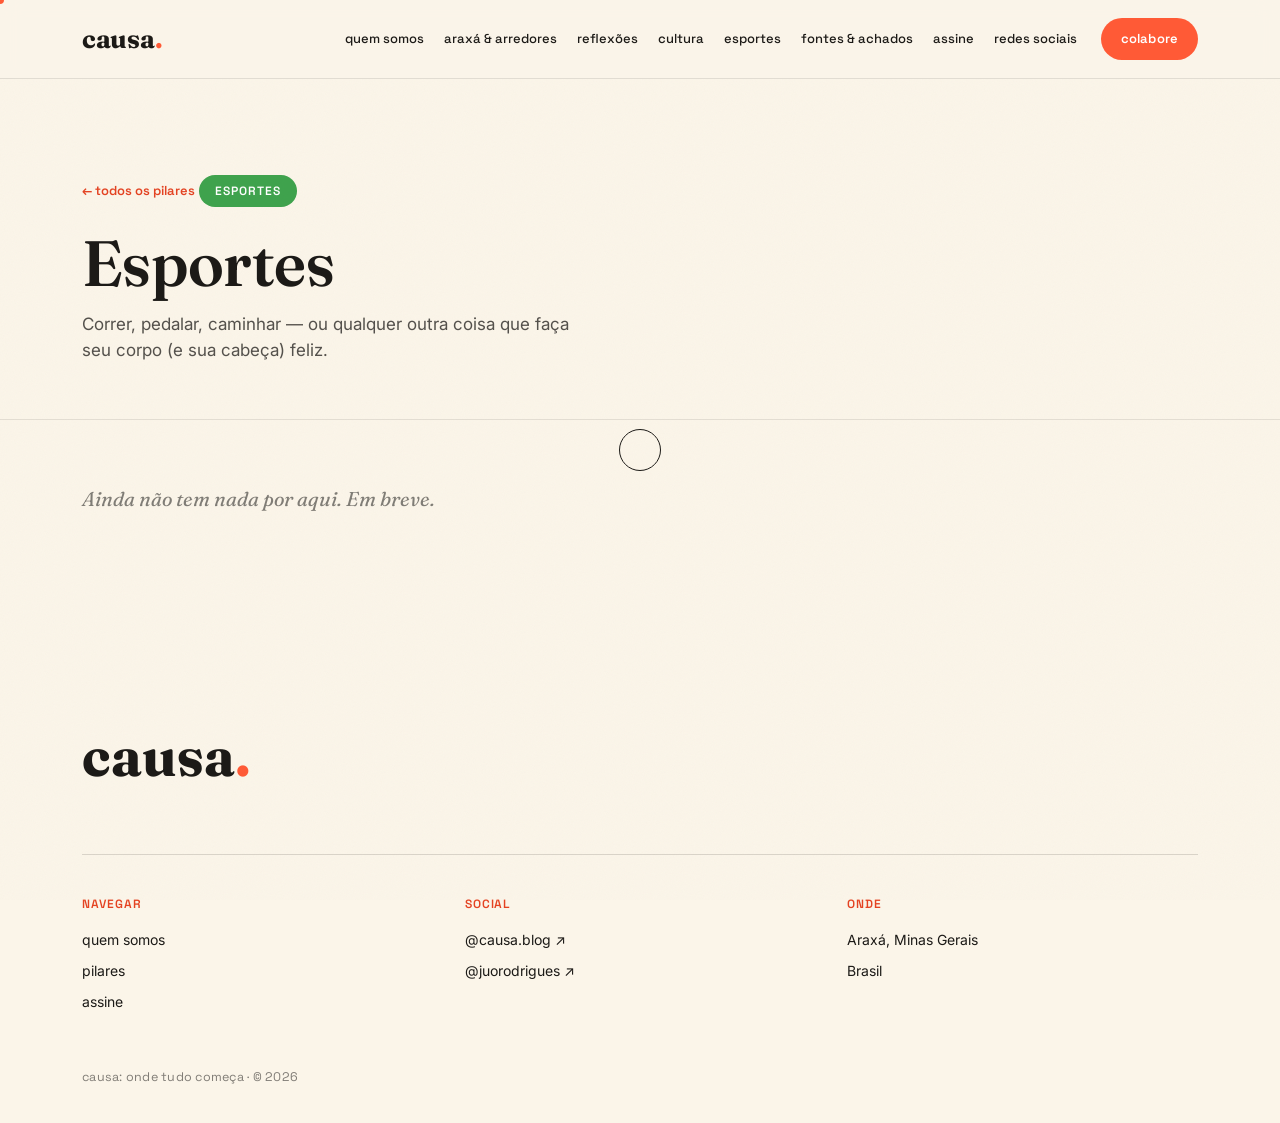
<file: pilar-esportes.html>
<!DOCTYPE html>
<html lang="pt-BR">
<head>
<meta charset="UTF-8">
<meta name="viewport" content="width=device-width, initial-scale=1.0">
<title>Esportes — causa.</title>
<meta name="description" content="Correr, pedalar, caminhar — ou qualquer outra coisa que faça seu corpo e sua cabeça feliz.">

<link rel="preconnect" href="https://fonts.googleapis.com">
<link rel="preconnect" href="https://fonts.gstatic.com" crossorigin>
<link href="https://fonts.googleapis.com/css2?family=Fraunces:ital,opsz,wght@0,9..144,300;0,9..144,500;0,9..144,600;0,9..144,700;0,9..144,900;1,9..144,500;1,9..144,600&family=Space+Grotesk:wght@400;500;600;700&family=Inter:wght@400;500;600&display=swap" rel="stylesheet">

<link rel="stylesheet" href="styles.css">
</head>
<body>

<div class="cursor-dot" id="cursorDot"></div>
<div class="cursor-ring" id="cursorRing"><span id="cursorLabel"></span></div>

<div class="grain"></div>

<header class="nav" id="nav">
  <div class="wrap nav__wrap">
    <a href="index.html" class="nav__logo" data-cursor="início">causa<span class="dot">.</span></a>

    <nav class="nav__links" id="navLinks">
      <a href="index.html#manifesto" data-cursor="ver">quem somos</a>
      <a href="pilar-araxa.html" data-cursor="ver">Araxá &amp; Arredores</a>
      <a href="pilar-reflexoes.html" data-cursor="ver">reflexões</a>
      <a href="pilar-cultura.html" data-cursor="ver">cultura</a>
      <a href="pilar-esportes.html" data-cursor="ver">esportes</a>
      <a href="pilar-fontes.html" data-cursor="ver">fontes &amp; achados</a>
      <a href="index.html#convite" data-cursor="ver">assine</a>
      <a href="https://www.instagram.com/causa.blog" target="_blank" rel="noopener" data-cursor="abrir">redes sociais</a>
    </nav>

    <a href="colabore.html" class="btn btn--small btn--coral" data-cursor="colabore">colabore</a>

    <button class="nav__burger" id="burger" aria-label="Abrir menu" aria-expanded="false">
      <span></span><span></span><span></span>
    </button>
  </div>
</header>

<div class="mobile-menu" id="mobileMenu">
  <a href="index.html#manifesto">quem somos</a>
  <a href="pilar-araxa.html">Araxá &amp; Arredores</a>
  <a href="pilar-reflexoes.html">reflexões</a>
  <a href="pilar-cultura.html">cultura</a>
  <a href="pilar-esportes.html">esportes</a>
  <a href="pilar-fontes.html">fontes &amp; achados</a>
  <a href="index.html#convite">assine</a>
  <a href="https://www.instagram.com/causa.blog" target="_blank" rel="noopener">redes sociais ↗</a>
  <a href="colabore.html">colabore ↗</a>
</div>

<main>

  <section class="categoria-hero categoria-hero--verde">
    <div class="wrap">
      <a href="index.html#pilares" class="categoria-hero__back" data-cursor="voltar">← todos os pilares</a>
      <span class="tag tag--verde">ESPORTES</span>
      <h1>Esportes</h1>
      <p>Correr, pedalar, caminhar — ou qualquer outra coisa que faça seu corpo (e sua cabeça) feliz.</p>
    </div>
  </section>

  <section class="posts">
    <div class="wrap">
      <div class="posts__grid" id="listaPosts">
        <p class="posts__vazio">Carregando…</p>
      </div>
    </div>
  </section>

</main>

<footer class="footer">
  <div class="wrap footer__wrap">
    <a href="index.html" class="footer__logo" data-cursor="topo">causa<span class="dot">.</span></a>

    <div class="footer__cols">
      <div class="footer__col">
        <span class="footer__label">navegar</span>
        <a href="index.html#manifesto">quem somos</a>
        <a href="index.html#pilares">pilares</a>
        <a href="index.html#convite">assine</a>
      </div>
      <div class="footer__col">
        <span class="footer__label">social</span>
        <a href="https://www.instagram.com/causa.blog" target="_blank" rel="noopener">@causa.blog ↗</a>
        <a href="https://www.instagram.com/juorodrigues" target="_blank" rel="noopener">@juorodrigues ↗</a>
      </div>
      <div class="footer__col">
        <span class="footer__label">onde</span>
        <span>Araxá, Minas Gerais</span>
        <span>Brasil</span>
      </div>
    </div>

    <p class="footer__bottom">causa: onde tudo começa · © <span id="year"></span></p>
  </div>
</footer>

<script src="script.js"></script>
<script src="posts.js"></script>
<script>renderizarListaCategoria('esportes');</script>
</body>
</html>
</file>
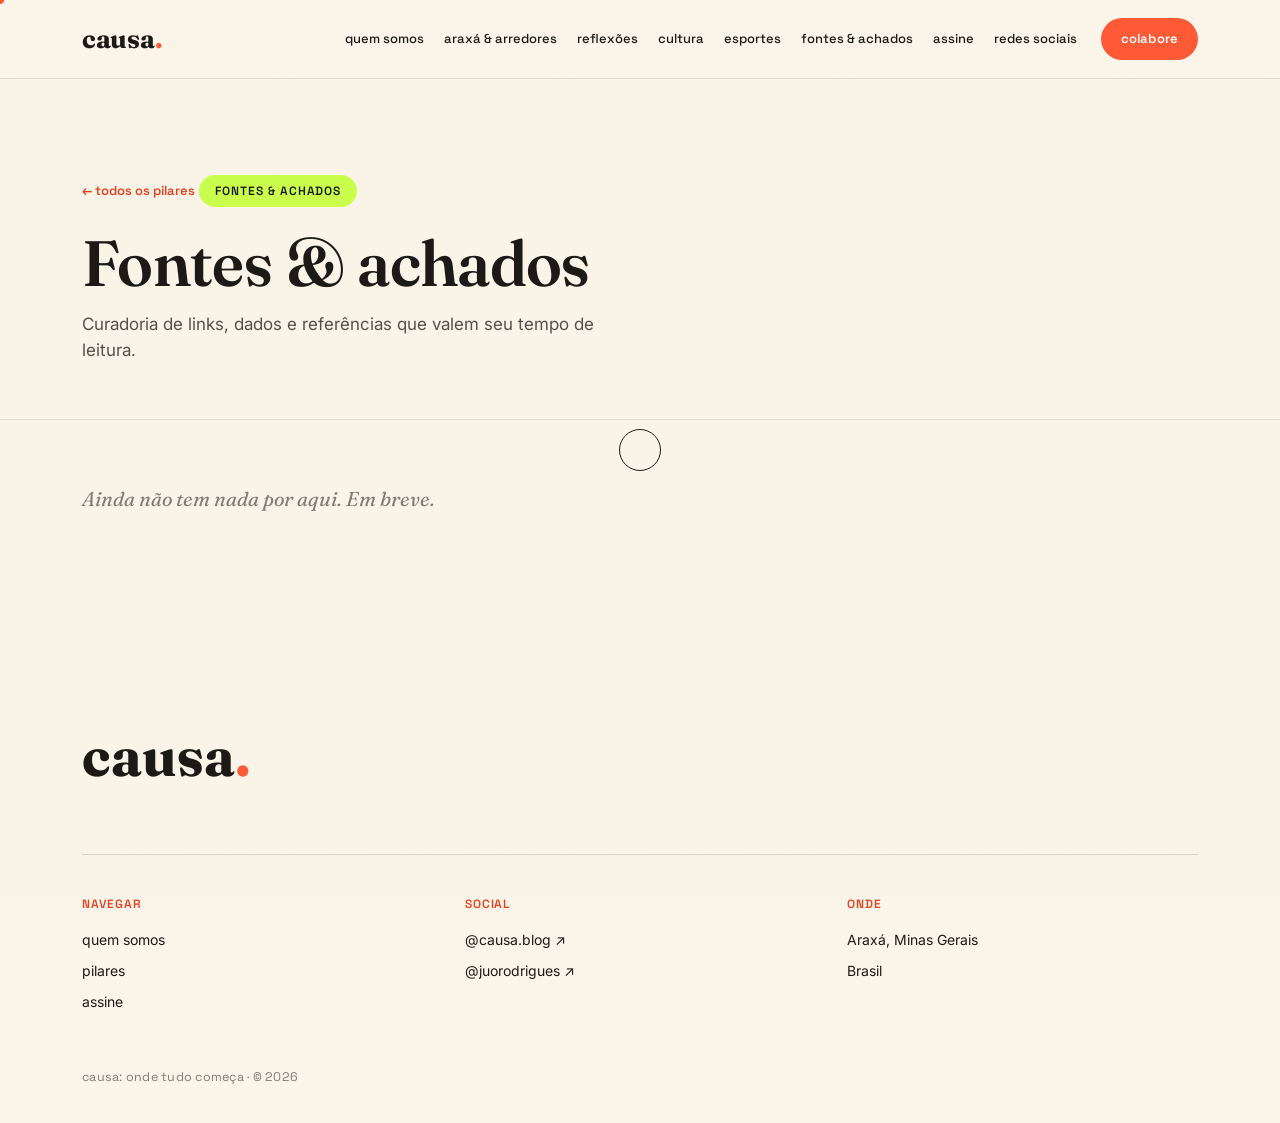
<file: pilar-fontes.html>
<!DOCTYPE html>
<html lang="pt-BR">
<head>
<meta charset="UTF-8">
<meta name="viewport" content="width=device-width, initial-scale=1.0">
<title>Fontes & achados — causa.</title>
<meta name="description" content="Curadoria de links, dados e referências que valem seu tempo de leitura.">

<link rel="preconnect" href="https://fonts.googleapis.com">
<link rel="preconnect" href="https://fonts.gstatic.com" crossorigin>
<link href="https://fonts.googleapis.com/css2?family=Fraunces:ital,opsz,wght@0,9..144,300;0,9..144,500;0,9..144,600;0,9..144,700;0,9..144,900;1,9..144,500;1,9..144,600&family=Space+Grotesk:wght@400;500;600;700&family=Inter:wght@400;500;600&display=swap" rel="stylesheet">

<link rel="stylesheet" href="styles.css">
</head>
<body>

<div class="cursor-dot" id="cursorDot"></div>
<div class="cursor-ring" id="cursorRing"><span id="cursorLabel"></span></div>

<div class="grain"></div>

<header class="nav" id="nav">
  <div class="wrap nav__wrap">
    <a href="index.html" class="nav__logo" data-cursor="início">causa<span class="dot">.</span></a>

    <nav class="nav__links" id="navLinks">
      <a href="index.html#manifesto" data-cursor="ver">quem somos</a>
      <a href="pilar-araxa.html" data-cursor="ver">Araxá &amp; Arredores</a>
      <a href="pilar-reflexoes.html" data-cursor="ver">reflexões</a>
      <a href="pilar-cultura.html" data-cursor="ver">cultura</a>
      <a href="pilar-esportes.html" data-cursor="ver">esportes</a>
      <a href="pilar-fontes.html" data-cursor="ver">fontes &amp; achados</a>
      <a href="index.html#convite" data-cursor="ver">assine</a>
      <a href="https://www.instagram.com/causa.blog" target="_blank" rel="noopener" data-cursor="abrir">redes sociais</a>
    </nav>

    <a href="colabore.html" class="btn btn--small btn--coral" data-cursor="colabore">colabore</a>

    <button class="nav__burger" id="burger" aria-label="Abrir menu" aria-expanded="false">
      <span></span><span></span><span></span>
    </button>
  </div>
</header>

<div class="mobile-menu" id="mobileMenu">
  <a href="index.html#manifesto">quem somos</a>
  <a href="pilar-araxa.html">Araxá &amp; Arredores</a>
  <a href="pilar-reflexoes.html">reflexões</a>
  <a href="pilar-cultura.html">cultura</a>
  <a href="pilar-esportes.html">esportes</a>
  <a href="pilar-fontes.html">fontes &amp; achados</a>
  <a href="index.html#convite">assine</a>
  <a href="https://www.instagram.com/causa.blog" target="_blank" rel="noopener">redes sociais ↗</a>
  <a href="colabore.html">colabore ↗</a>
</div>

<main>

  <section class="categoria-hero categoria-hero--neon">
    <div class="wrap">
      <a href="index.html#pilares" class="categoria-hero__back" data-cursor="voltar">← todos os pilares</a>
      <span class="tag tag--neon">FONTES & ACHADOS</span>
      <h1>Fontes & achados</h1>
      <p>Curadoria de links, dados e referências que valem seu tempo de leitura.</p>
    </div>
  </section>

  <section class="posts">
    <div class="wrap">
      <div class="posts__grid" id="listaPosts">
        <p class="posts__vazio">Carregando…</p>
      </div>
    </div>
  </section>

</main>

<footer class="footer">
  <div class="wrap footer__wrap">
    <a href="index.html" class="footer__logo" data-cursor="topo">causa<span class="dot">.</span></a>

    <div class="footer__cols">
      <div class="footer__col">
        <span class="footer__label">navegar</span>
        <a href="index.html#manifesto">quem somos</a>
        <a href="index.html#pilares">pilares</a>
        <a href="index.html#convite">assine</a>
      </div>
      <div class="footer__col">
        <span class="footer__label">social</span>
        <a href="https://www.instagram.com/causa.blog" target="_blank" rel="noopener">@causa.blog ↗</a>
        <a href="https://www.instagram.com/juorodrigues" target="_blank" rel="noopener">@juorodrigues ↗</a>
      </div>
      <div class="footer__col">
        <span class="footer__label">onde</span>
        <span>Araxá, Minas Gerais</span>
        <span>Brasil</span>
      </div>
    </div>

    <p class="footer__bottom">causa: onde tudo começa · © <span id="year"></span></p>
  </div>
</footer>

<script src="script.js"></script>
<script src="posts.js"></script>
<script>renderizarListaCategoria('fontes');</script>
</body>
</html>
</file>
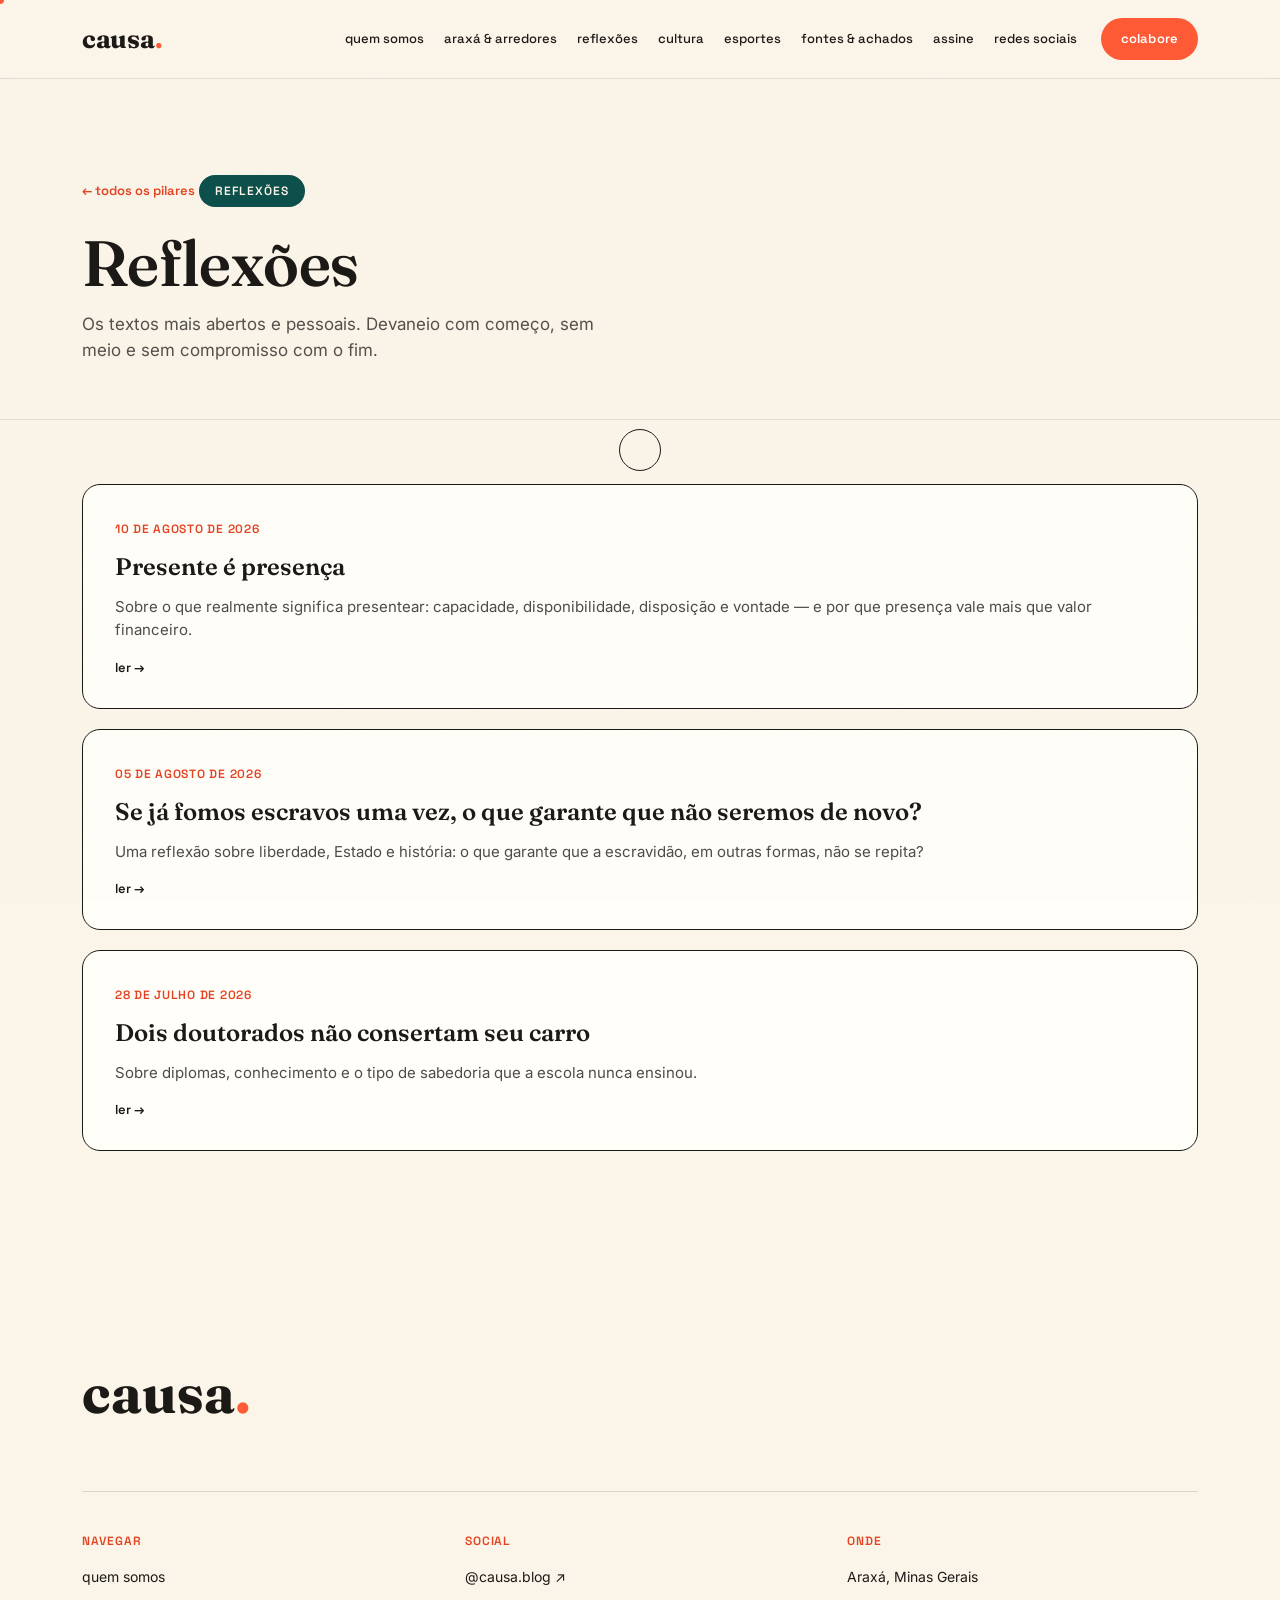
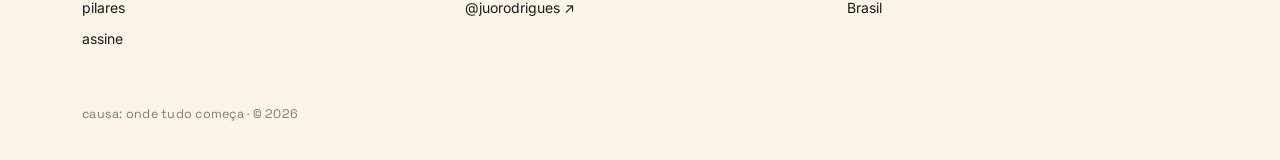
<file: pilar-reflexoes.html>
<!DOCTYPE html>
<html lang="pt-BR">
<head>
<meta charset="UTF-8">
<meta name="viewport" content="width=device-width, initial-scale=1.0">
<title>Reflexões — causa.</title>
<meta name="description" content="Os textos mais abertos e pessoais. Devaneio com começo, sem meio e sem compromisso com o fim.">

<link rel="preconnect" href="https://fonts.googleapis.com">
<link rel="preconnect" href="https://fonts.gstatic.com" crossorigin>
<link href="https://fonts.googleapis.com/css2?family=Fraunces:ital,opsz,wght@0,9..144,300;0,9..144,500;0,9..144,600;0,9..144,700;0,9..144,900;1,9..144,500;1,9..144,600&family=Space+Grotesk:wght@400;500;600;700&family=Inter:wght@400;500;600&display=swap" rel="stylesheet">

<link rel="stylesheet" href="styles.css">
</head>
<body>

<div class="cursor-dot" id="cursorDot"></div>
<div class="cursor-ring" id="cursorRing"><span id="cursorLabel"></span></div>

<div class="grain"></div>

<header class="nav" id="nav">
  <div class="wrap nav__wrap">
    <a href="index.html" class="nav__logo" data-cursor="início">causa<span class="dot">.</span></a>

    <nav class="nav__links" id="navLinks">
      <a href="index.html#manifesto" data-cursor="ver">quem somos</a>
      <a href="pilar-araxa.html" data-cursor="ver">Araxá &amp; Arredores</a>
      <a href="pilar-reflexoes.html" data-cursor="ver">reflexões</a>
      <a href="pilar-cultura.html" data-cursor="ver">cultura</a>
      <a href="pilar-esportes.html" data-cursor="ver">esportes</a>
      <a href="pilar-fontes.html" data-cursor="ver">fontes &amp; achados</a>
      <a href="index.html#convite" data-cursor="ver">assine</a>
      <a href="https://www.instagram.com/causa.blog" target="_blank" rel="noopener" data-cursor="abrir">redes sociais</a>
    </nav>

    <a href="colabore.html" class="btn btn--small btn--coral" data-cursor="colabore">colabore</a>

    <button class="nav__burger" id="burger" aria-label="Abrir menu" aria-expanded="false">
      <span></span><span></span><span></span>
    </button>
  </div>
</header>

<div class="mobile-menu" id="mobileMenu">
  <a href="index.html#manifesto">quem somos</a>
  <a href="pilar-araxa.html">Araxá &amp; Arredores</a>
  <a href="pilar-reflexoes.html">reflexões</a>
  <a href="pilar-cultura.html">cultura</a>
  <a href="pilar-esportes.html">esportes</a>
  <a href="pilar-fontes.html">fontes &amp; achados</a>
  <a href="index.html#convite">assine</a>
  <a href="https://www.instagram.com/causa.blog" target="_blank" rel="noopener">redes sociais ↗</a>
  <a href="colabore.html">colabore ↗</a>
</div>

<main>

  <section class="categoria-hero categoria-hero--dark">
    <div class="wrap">
      <a href="index.html#pilares" class="categoria-hero__back" data-cursor="voltar">← todos os pilares</a>
      <span class="tag tag--dark">REFLEXÕES</span>
      <h1>Reflexões</h1>
      <p>Os textos mais abertos e pessoais. Devaneio com começo, sem meio e sem compromisso com o fim.</p>
    </div>
  </section>

  <section class="posts">
    <div class="wrap">
      <div class="posts__grid" id="listaPosts">
        <p class="posts__vazio">Carregando…</p>
      </div>
    </div>
  </section>

</main>

<footer class="footer">
  <div class="wrap footer__wrap">
    <a href="index.html" class="footer__logo" data-cursor="topo">causa<span class="dot">.</span></a>

    <div class="footer__cols">
      <div class="footer__col">
        <span class="footer__label">navegar</span>
        <a href="index.html#manifesto">quem somos</a>
        <a href="index.html#pilares">pilares</a>
        <a href="index.html#convite">assine</a>
      </div>
      <div class="footer__col">
        <span class="footer__label">social</span>
        <a href="https://www.instagram.com/causa.blog" target="_blank" rel="noopener">@causa.blog ↗</a>
        <a href="https://www.instagram.com/juorodrigues" target="_blank" rel="noopener">@juorodrigues ↗</a>
      </div>
      <div class="footer__col">
        <span class="footer__label">onde</span>
        <span>Araxá, Minas Gerais</span>
        <span>Brasil</span>
      </div>
    </div>

    <p class="footer__bottom">causa: onde tudo começa · © <span id="year"></span></p>
  </div>
</footer>

<script src="script.js"></script>
<script src="posts.js"></script>
<script>renderizarListaCategoria('reflexoes');</script>
</body>
</html>
</file>
<file: styles.css>
/* =========================================================
   CAUSA — design tokens
   Paper base, coral "causa" energy, neon "efeito" accent,
   deep teal for reflection, amber for cultura.
   ========================================================= */
:root{
  --paper:   #FBF5E9;
  --card:    #FFFEF9;
  --ink:     #1C1A17;
  --coral:   #FF5A36;
  --coral-d: #E44322;
  --neon:    #CBFF4D;
  --neon-d:  #A9DE2A;
  --teal:    #0D4F4A;
  --amber:   #FFB238;
  --verde:   #3FA34D;

  --serif: 'Fraunces', Georgia, serif;
  --sans:  'Space Grotesk', 'Inter', sans-serif;
  --body:  'Inter', -apple-system, sans-serif;

  --wrap: 1180px;
  --radius-lg: 28px;
  --radius-md: 18px;
  --ease: cubic-bezier(.16,1,.3,1);
}

*{ box-sizing:border-box; margin:0; padding:0; }
html{ scroll-behavior:smooth; }

body{
  background:var(--paper);
  color:var(--ink);
  font-family:var(--body);
  font-size:16px;
  line-height:1.5;
  overflow-x:hidden;
  cursor:none;
}

@media (pointer:coarse){
  body{ cursor:auto; }
  .cursor-dot,.cursor-ring{ display:none; }
}

a{ color:inherit; text-decoration:none; }
img{ max-width:100%; display:block; }
ul{ list-style:none; }
button{ font:inherit; background:none; border:none; }

.wrap{
  max-width:var(--wrap);
  margin:0 auto;
  padding:0 32px;
}

::selection{ background:var(--neon); color:var(--ink); }

/* subtle paper grain */
.grain{
  position:fixed; inset:0; pointer-events:none; z-index:5;
  opacity:.035; mix-blend-mode:multiply;
  background-image:url("data:image/svg+xml,%3Csvg xmlns='http://www.w3.org/2000/svg' width='140' height='140'%3E%3Cfilter id='n'%3E%3CfeTurbulence type='fractalNoise' baseFrequency='0.9' numOctaves='2' stitchTiles='stitch'/%3E%3C/filter%3E%3Crect width='100%25' height='100%25' filter='url(%23n)'/%3E%3C/svg%3E");
}

/* =========================================================
   Custom cursor
   ========================================================= */
.cursor-dot,.cursor-ring{
  position:fixed; top:0; left:0; z-index:9999;
  pointer-events:none; will-change:transform;
  transform:translate(-50%,-50%);
}
.cursor-dot{
  width:8px; height:8px; border-radius:50%;
  background:var(--coral);
}
.cursor-ring{
  width:42px; height:42px; border-radius:50%;
  border:1.5px solid var(--ink);
  display:flex; align-items:center; justify-content:center;
  transition:width .25s var(--ease), height .25s var(--ease),
             background .25s var(--ease), border-color .25s var(--ease);
}
.cursor-ring span{
  font-family:var(--sans); font-size:10px; font-weight:600;
  letter-spacing:.03em; text-transform:lowercase;
  opacity:0; transition:opacity .2s var(--ease);
  white-space:nowrap;
}
body.cursor-active .cursor-ring{
  width:74px; height:74px; background:var(--neon); border-color:transparent;
}
body.cursor-active .cursor-ring span{ opacity:1; }

/* =========================================================
   Nav
   ========================================================= */
.nav{
  position:sticky; top:0; z-index:100;
  background:rgba(251,245,233,.82);
  backdrop-filter:blur(10px);
  border-bottom:1.5px solid rgba(28,26,23,.1);
}
.nav__wrap{
  display:flex; align-items:center; justify-content:space-between;
  height:78px; gap:24px;
}
.nav__logo{
  font-family:var(--serif); font-weight:700; font-size:26px;
  letter-spacing:-.01em;
}
.nav__logo .dot{ color:var(--coral); }
.nav__links{
  display:flex; gap:20px; margin-left:auto;
  font-family:var(--sans); font-size:13px; font-weight:500;
  text-transform:lowercase; white-space:nowrap;
}
.nav__links a{ position:relative; padding:4px 0; }
.nav__links a::after{
  content:''; position:absolute; left:0; bottom:0;
  width:0; height:2px; background:var(--coral);
  transition:width .3s var(--ease);
}
.nav__links a:hover::after{ width:100%; }

.nav__burger{
  display:none; width:34px; height:34px; margin-left:12px;
  flex-direction:column; justify-content:center; gap:6px;
  cursor:pointer;
}
.nav__burger span{
  display:block; height:2px; width:100%; background:var(--ink);
  transition:transform .3s var(--ease), opacity .3s var(--ease);
}
.nav__burger.is-open span:nth-child(1){ transform:translateY(8px) rotate(45deg); }
.nav__burger.is-open span:nth-child(2){ opacity:0; }
.nav__burger.is-open span:nth-child(3){ transform:translateY(-8px) rotate(-45deg); }

.mobile-menu{
  position:fixed; top:78px; left:0; right:0; z-index:99;
  background:var(--paper);
  border-bottom:1.5px solid rgba(28,26,23,.1);
  display:flex; flex-direction:column;
  max-height:0; overflow:hidden;
  transition:max-height .4s var(--ease);
}
.mobile-menu.is-open{ max-height:calc(100vh - 78px); overflow-y:auto; }
.mobile-menu a{
  padding:18px 32px; font-family:var(--sans); font-size:16px;
  border-top:1px solid rgba(28,26,23,.08); text-transform:lowercase;
}

/* =========================================================
   Buttons + tags
   ========================================================= */
.btn{
  display:inline-flex; align-items:center; gap:8px;
  padding:15px 28px; border-radius:100px;
  font-family:var(--sans); font-weight:600; font-size:14px;
  text-transform:lowercase; letter-spacing:.01em;
  transition:transform .25s var(--ease), box-shadow .25s var(--ease);
  white-space:nowrap;
}
.btn:hover{ transform:translateY(-3px); }
.btn--coral{ background:var(--coral); color:#fff; }
.btn--coral:hover{ box-shadow:0 10px 24px rgba(255,90,54,.35); }
.btn--dark{ background:var(--ink); color:var(--paper); }
.btn--dark:hover{ box-shadow:0 10px 24px rgba(28,26,23,.25); }
.btn--ghost{ background:transparent; border:1.5px solid var(--ink); }
.btn--ghost:hover{ background:var(--ink); color:var(--paper); }
.btn--small{ padding:11px 20px; font-size:13px; }

.tag{
  display:inline-block; padding:7px 16px; border-radius:100px;
  background:var(--ink); color:var(--paper);
  font-family:var(--sans); font-size:12px; font-weight:600;
  letter-spacing:.08em; text-transform:uppercase;
}
.tag--dark{ background:var(--teal); }
.tag--coral{ background:var(--coral); color:#fff; }
.tag--amber{ background:var(--amber); color:var(--ink); }
.tag--neon{ background:var(--neon); color:var(--ink); }
.tag--verde{ background:var(--verde); color:#fff; }

/* =========================================================
   Página de categoria (pilar)
   ========================================================= */
.categoria-hero{ padding:96px 0 56px; border-bottom:1.5px solid rgba(28,26,23,.1); }
.categoria-hero__back{
  display:inline-flex; align-items:center; gap:6px;
  font-family:var(--sans); font-size:13px; font-weight:600;
  text-transform:lowercase; margin-bottom:28px; color:var(--coral-d);
}
.categoria-hero .tag{ margin-bottom:22px; }
.categoria-hero h1{
  font-family:var(--serif); font-weight:600;
  font-size:clamp(38px,7vw,64px); line-height:1.05; letter-spacing:-.01em;
  margin-bottom:16px;
}
.categoria-hero p{ font-size:17px; max-width:520px; color:rgba(28,26,23,.75); }

.posts{ padding:64px 0 120px; }
.posts__grid{ display:grid; gap:20px; }
.post-card{
  display:block; padding:30px 32px; border-radius:var(--radius-md);
  border:1.5px solid var(--ink); background:var(--card);
  transition:transform .3s var(--ease), box-shadow .3s var(--ease);
}
.post-card:hover{ transform:translateY(-4px); box-shadow:6px 8px 0 var(--ink); }
.post-card__data{
  font-family:var(--sans); font-size:12px; font-weight:600;
  text-transform:uppercase; letter-spacing:.06em; color:var(--coral-d);
}
.post-card__titulo{ font-family:var(--serif); font-size:24px; font-weight:600; margin:10px 0; }
.post-card__resumo{ font-size:15px; line-height:1.55; color:rgba(28,26,23,.78); }
.post-card__link{
  display:inline-block; margin-top:16px; font-family:var(--sans);
  font-size:13px; font-weight:600; text-transform:lowercase;
}
.posts__vazio{ font-family:var(--serif); font-style:italic; font-size:20px; color:rgba(28,26,23,.55); }

.post-card--em-breve{
  border-style:dashed; opacity:.75; cursor:default;
}
.post-card--em-breve:hover{ transform:none; box-shadow:none; }
.post-card__em-breve{
  display:inline-block; padding:4px 12px; border-radius:100px;
  background:rgba(28,26,23,.08); color:rgba(28,26,23,.55);
  font-family:var(--sans); font-size:11px; font-weight:600;
  text-transform:uppercase; letter-spacing:.06em;
}

/* =========================================================
   Página colabore
   ========================================================= */
.colabora-hero{ padding:100px 0 76px; border-bottom:1.5px solid rgba(28,26,23,.1); }
.colabora-hero .tag{ margin-bottom:26px; }
.colabora-hero__title{
  font-family:var(--serif); font-weight:700;
  font-size:clamp(38px,7vw,68px); line-height:1.05; letter-spacing:-.01em;
  margin-bottom:24px;
}
.colabora-hero__lede{ font-size:18px; max-width:560px; color:rgba(28,26,23,.78); }

.colabora-como{ padding:80px 0; }
.colabora-como__grid{
  display:grid; grid-template-columns:repeat(auto-fit, minmax(220px,1fr)); gap:36px;
}
.colabora-passo__n{
  display:block; font-family:var(--serif); font-weight:700; font-style:italic;
  font-size:34px; color:var(--coral-d); margin-bottom:14px;
}
.colabora-passo h3{ font-family:var(--serif); font-size:22px; font-weight:600; margin-bottom:10px; }
.colabora-passo p{ font-size:15px; line-height:1.6; color:rgba(28,26,23,.75); }

.colabora-contato{
  background:var(--ink); color:var(--paper);
  padding:110px 0; text-align:center; position:relative; overflow:hidden;
}
.colabora-contato::before{
  content:''; position:absolute; top:-140px; left:50%; transform:translateX(-50%);
  width:640px; height:640px; border-radius:50%;
  background:radial-gradient(circle, var(--coral) 0%, transparent 68%);
  opacity:.18; pointer-events:none;
}
.colabora-contato__wrap{ position:relative; display:flex; flex-direction:column; align-items:center; }
.colabora-contato .tag{ background:var(--neon); color:var(--ink); margin-bottom:24px; }
.colabora-contato h2{
  font-family:var(--serif); font-weight:600;
  font-size:clamp(34px,6vw,58px); line-height:1.06; letter-spacing:-.01em;
  margin-bottom:20px;
}
.colabora-contato__lede{ max-width:440px; color:rgba(251,245,233,.72); margin-bottom:40px; font-size:16px; }

.colabora-contato__cards{
  display:flex; gap:16px; flex-wrap:wrap; justify-content:center; width:100%; max-width:620px;
}
.colabora-card{
  flex:1; min-width:240px; text-align:left; padding:26px 28px;
  border:1.5px solid rgba(251,245,233,.28); border-radius:var(--radius-md);
  transition:transform .3s var(--ease), border-color .3s var(--ease), background .3s var(--ease);
}
.colabora-card:hover{ transform:translateY(-4px); border-color:var(--neon); background:rgba(251,245,233,.04); }
.colabora-card__label{
  display:block; font-family:var(--sans); font-size:12px; font-weight:600;
  text-transform:uppercase; letter-spacing:.08em; color:var(--neon); margin-bottom:10px;
}
.colabora-card__valor{
  display:block; font-family:var(--serif); font-size:19px; font-weight:600; margin-bottom:14px;
  word-break:break-word;
}
.colabora-card__cta{ font-family:var(--sans); font-size:13px; font-weight:600; text-transform:lowercase; }

.colabora-contato__nota{ margin-top:28px; font-size:13px; color:rgba(251,245,233,.5); }
.artigo{ padding:96px 0 120px; }
.artigo__wrap{ max-width:720px; margin:0 auto; }
.artigo__titulo{
  font-family:var(--serif); font-weight:700;
  font-size:clamp(32px,6vw,52px); line-height:1.08; margin:22px 0 14px;
}
.artigo__meta{ font-family:var(--sans); font-size:13px; color:rgba(28,26,23,.55); margin-bottom:40px; }
.artigo__corpo p{
  font-family:var(--serif); font-size:19px; line-height:1.7; margin-bottom:22px; color:var(--ink);
}
.artigo__figura{
  margin:36px 0; border-radius:var(--radius-md); overflow:hidden;
  border:1.5px solid rgba(28,26,23,.12);
}
.artigo__figura img{ width:100%; height:auto; display:block; }
.artigo__figura figcaption{
  padding:12px 18px; font-family:var(--sans); font-size:12.5px;
  color:rgba(28,26,23,.55); text-align:center; background:var(--card);
}
.artigo__voltar{
  display:inline-block; margin-top:36px; font-family:var(--sans);
  font-size:13px; font-weight:600; color:var(--coral-d);
}

/* =========================================================
   Reveal-on-scroll
   ========================================================= */
.reveal{
  opacity:0; transform:translateY(28px);
  transition:opacity .8s var(--ease), transform .8s var(--ease);
}
.reveal.is-visible{ opacity:1; transform:none; }
.reveal--1{ transition-delay:.05s; }
.reveal--2{ transition-delay:.15s; }
.reveal--3{ transition-delay:.28s; }

@media (prefers-reduced-motion:reduce){
  html{ scroll-behavior:auto; }
  .reveal{ opacity:1; transform:none; transition:none; }
  .btn:hover{ transform:none; }
}

/* =========================================================
   Hero
   ========================================================= */
.hero{ position:relative; padding-top:64px; overflow:hidden; }
.hero__wrap{ position:relative; padding-bottom:56px; }

.eyebrow{
  font-family:var(--sans); font-size:13px; font-weight:600;
  letter-spacing:.1em; text-transform:uppercase; color:var(--coral-d);
  margin-bottom:20px;
}

.hero__title{
  font-family:var(--serif); font-weight:700;
  font-size:clamp(72px, 15vw, 178px);
  line-height:.86; letter-spacing:-.02em;
  display:flex; flex-direction:column; gap:6px;
}
.hero__title-effect{
  position:relative; display:flex; align-items:center; gap:18px;
  font-size:clamp(30px, 6vw, 58px);
  font-weight:500; font-style:italic; color:var(--teal);
}
.hero__arrow{ width:clamp(70px,10vw,130px); height:auto; color:var(--coral); flex-shrink:0; }
.hero__script{ font-family:var(--serif); }

.hero__foot{
  display:flex; justify-content:space-between; align-items:flex-end;
  gap:40px; margin-top:44px; max-width:900px;
}
.hero__lede{ font-size:18px; max-width:480px; color:rgba(28,26,23,.8); }
.hero__ctas{ display:flex; gap:14px; flex-shrink:0; flex-wrap:wrap; }

.hero__badge{
  position:absolute; top:-6px; right:2%;
  width:130px; height:130px;
}
.hero__badge-spin{ width:100%; height:100%; animation:spin 16s linear infinite; }
.hero__badge-center{
  position:absolute; inset:0; display:flex; align-items:center; justify-content:center;
  font-size:26px; color:var(--ink);
}
@keyframes spin{ to{ transform:rotate(360deg); } }

.hero__blob{
  position:absolute; z-index:-1; right:-8%; bottom:-18%;
  width:520px; height:520px; border-radius:44% 56% 62% 38% / 45% 40% 60% 55%;
  background:radial-gradient(circle at 32% 30%, var(--neon), transparent 60%),
             radial-gradient(circle at 70% 70%, var(--amber), transparent 55%),
             var(--coral);
  opacity:.35; filter:blur(2px);
  animation:blobMove 14s var(--ease) infinite alternate;
}
@keyframes blobMove{
  0%{ transform:translate(0,0) rotate(0deg) scale(1); }
  100%{ transform:translate(-24px,20px) rotate(18deg) scale(1.06); }
}

.marquee{
  border-top:1.5px solid var(--ink); border-bottom:1.5px solid var(--ink);
  background:var(--ink); color:var(--paper);
  padding:16px 0; overflow:hidden; transform:rotate(-1.2deg) scale(1.02);
}
.marquee__track{
  display:flex; gap:14px; white-space:nowrap; width:max-content;
  font-family:var(--serif); font-style:italic; font-weight:500;
  font-size:22px; animation:marquee 26s linear infinite;
}
.marquee__track span{ color:var(--neon); }
.marquee__track span:nth-child(odd){ color:var(--paper); font-style:normal; font-family:var(--sans); font-weight:600; text-transform:uppercase; font-size:14px; letter-spacing:.06em; }
@keyframes marquee{
  from{ transform:translateX(0); }
  to{ transform:translateX(-50%); }
}

/* =========================================================
   Manifesto
   ========================================================= */
.manifesto{ padding:120px 0 100px; }
.manifesto__wrap{ display:flex; flex-direction:column; align-items:center; }
.manifesto__tag{ margin-bottom:28px; }

.manifesto__card{
  max-width:760px; width:100%;
  background:var(--card);
  border:1.5px solid rgba(28,26,23,.14);
  border-radius:var(--radius-lg);
  padding:clamp(32px,6vw,72px);
  box-shadow:0 2px 0 rgba(28,26,23,.08);
}
.manifesto__q{
  font-family:var(--serif); font-weight:600; font-style:italic;
  font-size:clamp(26px,4vw,36px); color:var(--coral-d); margin-bottom:20px;
}
.manifesto__card p{
  font-family:var(--serif); font-size:clamp(19px,2.4vw,24px);
  line-height:1.55; margin-bottom:20px; color:var(--ink);
}
.dropcap::first-letter{
  font-size:64px; font-weight:700; float:left; line-height:.8;
  margin:6px 10px 0 0; color:var(--teal);
}
.manifesto__final strong{ color:var(--coral-d); }

/* =========================================================
   Pilares
   ========================================================= */
.pilares{ padding:100px 0 120px; }
.pilares__head{ max-width:640px; margin-bottom:56px; }
.pilares__head .tag{ margin-bottom:22px; }
.pilares__head h2{
  font-family:var(--serif); font-weight:600;
  font-size:clamp(34px,5vw,52px); line-height:1.08; letter-spacing:-.01em;
}

.pilares__grid{
  display:grid; grid-template-columns:repeat(auto-fit, minmax(210px,1fr)); gap:20px;
}
.pilar{
  border-radius:var(--radius-md); padding:32px 26px;
  min-height:280px; display:flex; flex-direction:column;
  border:1.5px solid var(--ink);
  transition:transform .3s var(--ease), box-shadow .3s var(--ease);
}
.pilar:hover{ transform:translateY(-8px) rotate(-.6deg); box-shadow:8px 10px 0 var(--ink); }
.pilar--coral{ background:var(--coral); color:#fff; }
.pilar--teal{ background:var(--teal); color:var(--paper); }
.pilar--amber{ background:var(--amber); color:var(--ink); }
.pilar--neon{ background:var(--neon); color:var(--ink); }
.pilar--verde{ background:var(--verde); color:#fff; }

.pilar__icon{ width:44px; height:44px; margin-bottom:26px; }
.pilar__icon svg{ width:100%; height:100%; }
.pilar h3{ font-family:var(--serif); font-size:22px; font-weight:600; margin-bottom:12px; }
.pilar p{ font-size:14.5px; line-height:1.55; opacity:.92; flex:1; }
.pilar__link{
  margin-top:20px; font-family:var(--sans); font-size:13px; font-weight:600;
  text-transform:lowercase;
}

/* =========================================================
   Convite
   ========================================================= */
.convite{
  background:var(--ink); color:var(--paper);
  padding:130px 0; text-align:center; position:relative; overflow:hidden;
}
.convite::before{
  content:''; position:absolute; top:-140px; left:50%; transform:translateX(-50%);
  width:640px; height:640px; border-radius:50%;
  background:radial-gradient(circle, var(--neon) 0%, transparent 68%);
  opacity:.16; pointer-events:none;
}
.convite__wrap{ position:relative; display:flex; flex-direction:column; align-items:center; }
.convite .tag{ background:var(--neon); color:var(--ink); margin-bottom:26px; }
.convite__title{
  font-family:var(--serif); font-weight:600;
  font-size:clamp(38px,7vw,72px); line-height:1.04; letter-spacing:-.01em;
  margin-bottom:22px;
}
.convite__lede{ max-width:440px; color:rgba(251,245,233,.7); margin-bottom:40px; font-size:16px; }

.convite__form{
  display:flex; gap:10px; width:100%; max-width:460px; flex-wrap:wrap; justify-content:center;
}
.convite__form input{
  flex:1; min-width:220px; padding:16px 22px; border-radius:100px;
  border:1.5px solid rgba(251,245,233,.3); background:transparent; color:var(--paper);
  font-family:var(--body); font-size:15px;
}
.convite__form input::placeholder{ color:rgba(251,245,233,.45); }
.convite__form input:focus{ outline:none; border-color:var(--neon); }
.convite__form .btn--dark{ background:var(--neon); color:var(--ink); }
.convite__form .btn--dark:hover{ box-shadow:0 10px 24px rgba(203,255,77,.3); }

.convite__note{ margin-top:18px; font-size:13px; color:rgba(251,245,233,.5); }

/* =========================================================
   Footer
   ========================================================= */
.footer{ padding:80px 0 36px; }
.footer__wrap{ display:flex; flex-direction:column; gap:56px; }
.footer__logo{
  font-family:var(--serif); font-weight:700; font-size:56px; align-self:flex-start;
}
.footer__logo .dot{ color:var(--coral); }

.footer__cols{
  display:grid; grid-template-columns:repeat(3,1fr); gap:32px;
  border-top:1.5px solid rgba(28,26,23,.15); padding-top:40px;
}
.footer__col{ display:flex; flex-direction:column; gap:10px; font-size:14px; }
.footer__label{
  font-family:var(--sans); font-size:12px; font-weight:600;
  text-transform:uppercase; letter-spacing:.08em; color:var(--coral-d);
  margin-bottom:6px;
}
.footer__col a:hover{ color:var(--coral-d); }

.footer__bottom{
  font-family:var(--sans); font-size:12.5px; color:rgba(28,26,23,.55);
  text-transform:lowercase; letter-spacing:.02em;
}

/* =========================================================
   Responsive
   ========================================================= */
@media (max-width:1180px){
  .nav__links{ display:none; }
  .nav .btn--coral{ display:none; }
  .nav__burger{ display:flex; }
}

@media (max-width:960px){
  .footer__cols{ grid-template-columns:1fr; gap:22px; }
  .hero__badge{ width:100px; height:100px; }
}

@media (max-width:760px){
  .hero__foot{ flex-direction:column; align-items:flex-start; gap:26px; }
  .hero__badge{ display:none; }
  .pilares__grid{ grid-template-columns:1fr; }
  .wrap{ padding:0 22px; }
  .manifesto{ padding:88px 0 70px; }
  .convite{ padding:96px 0; }
}
</file>
